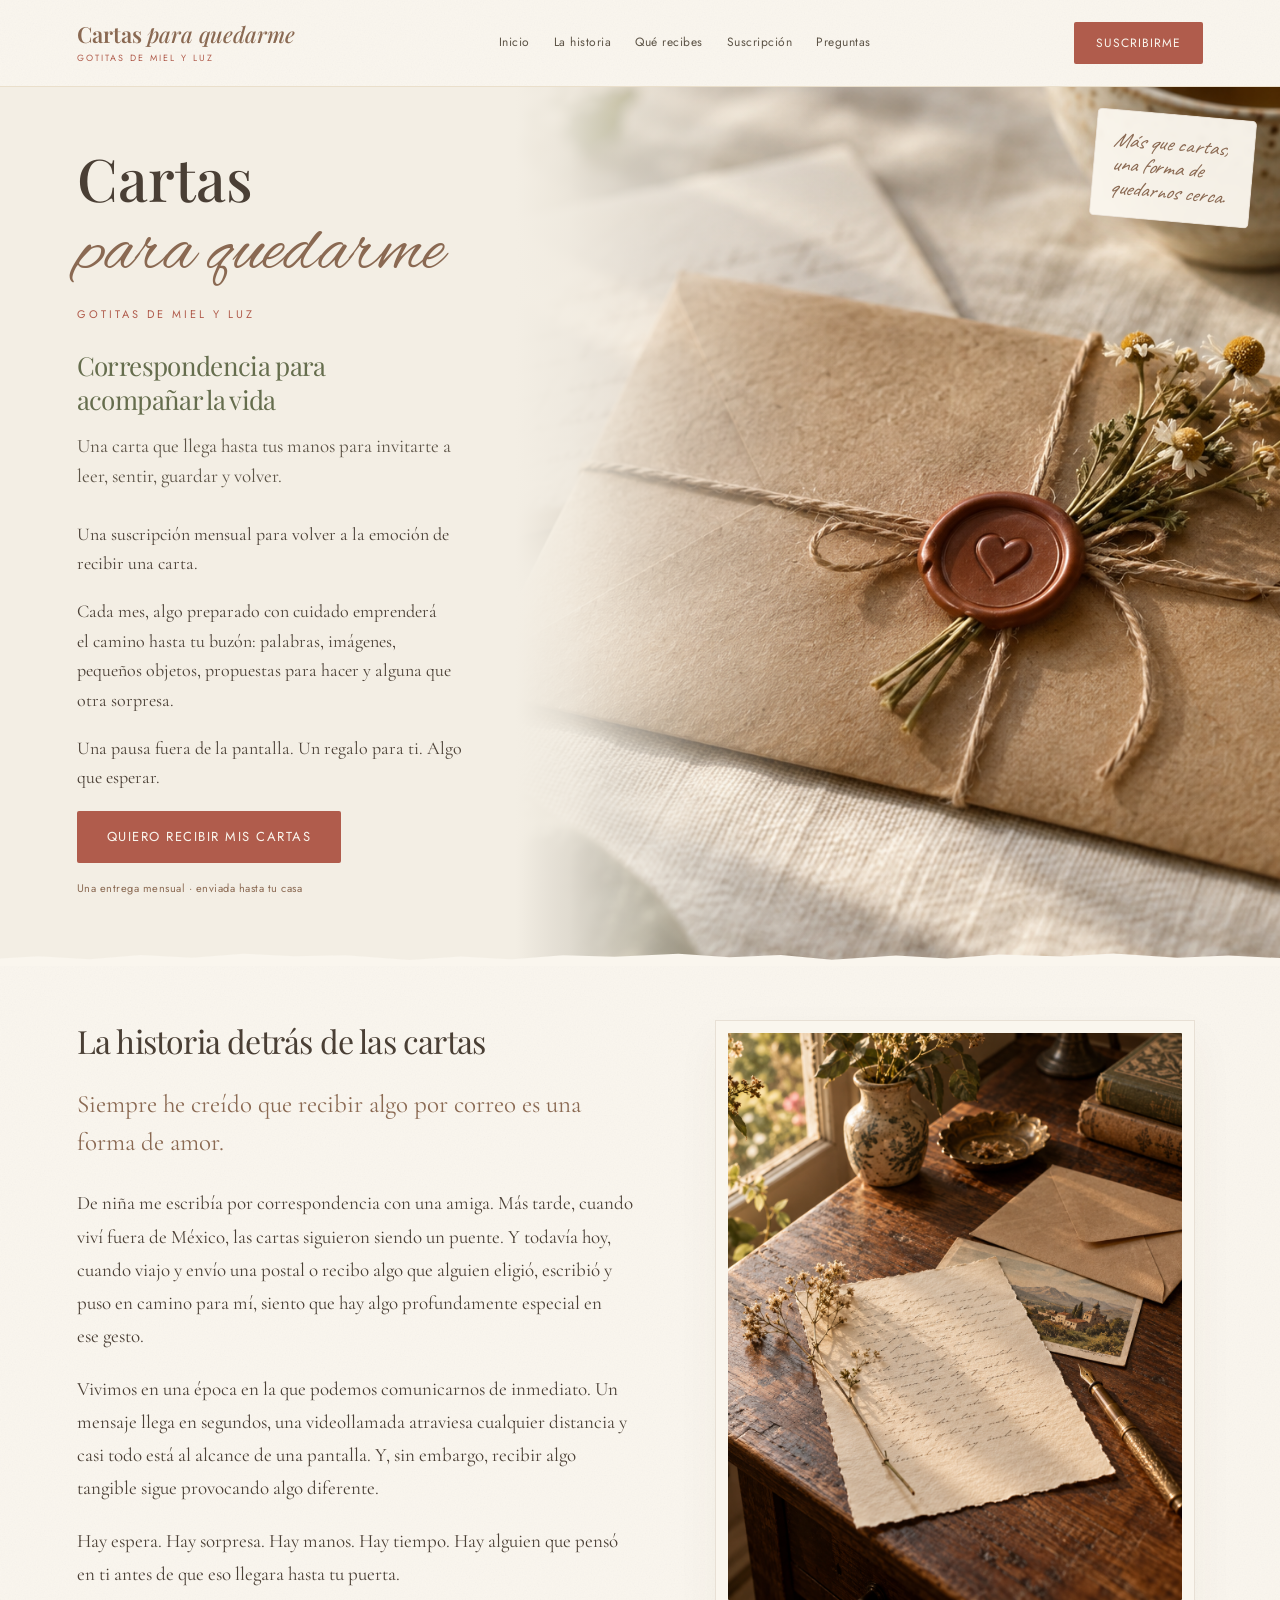
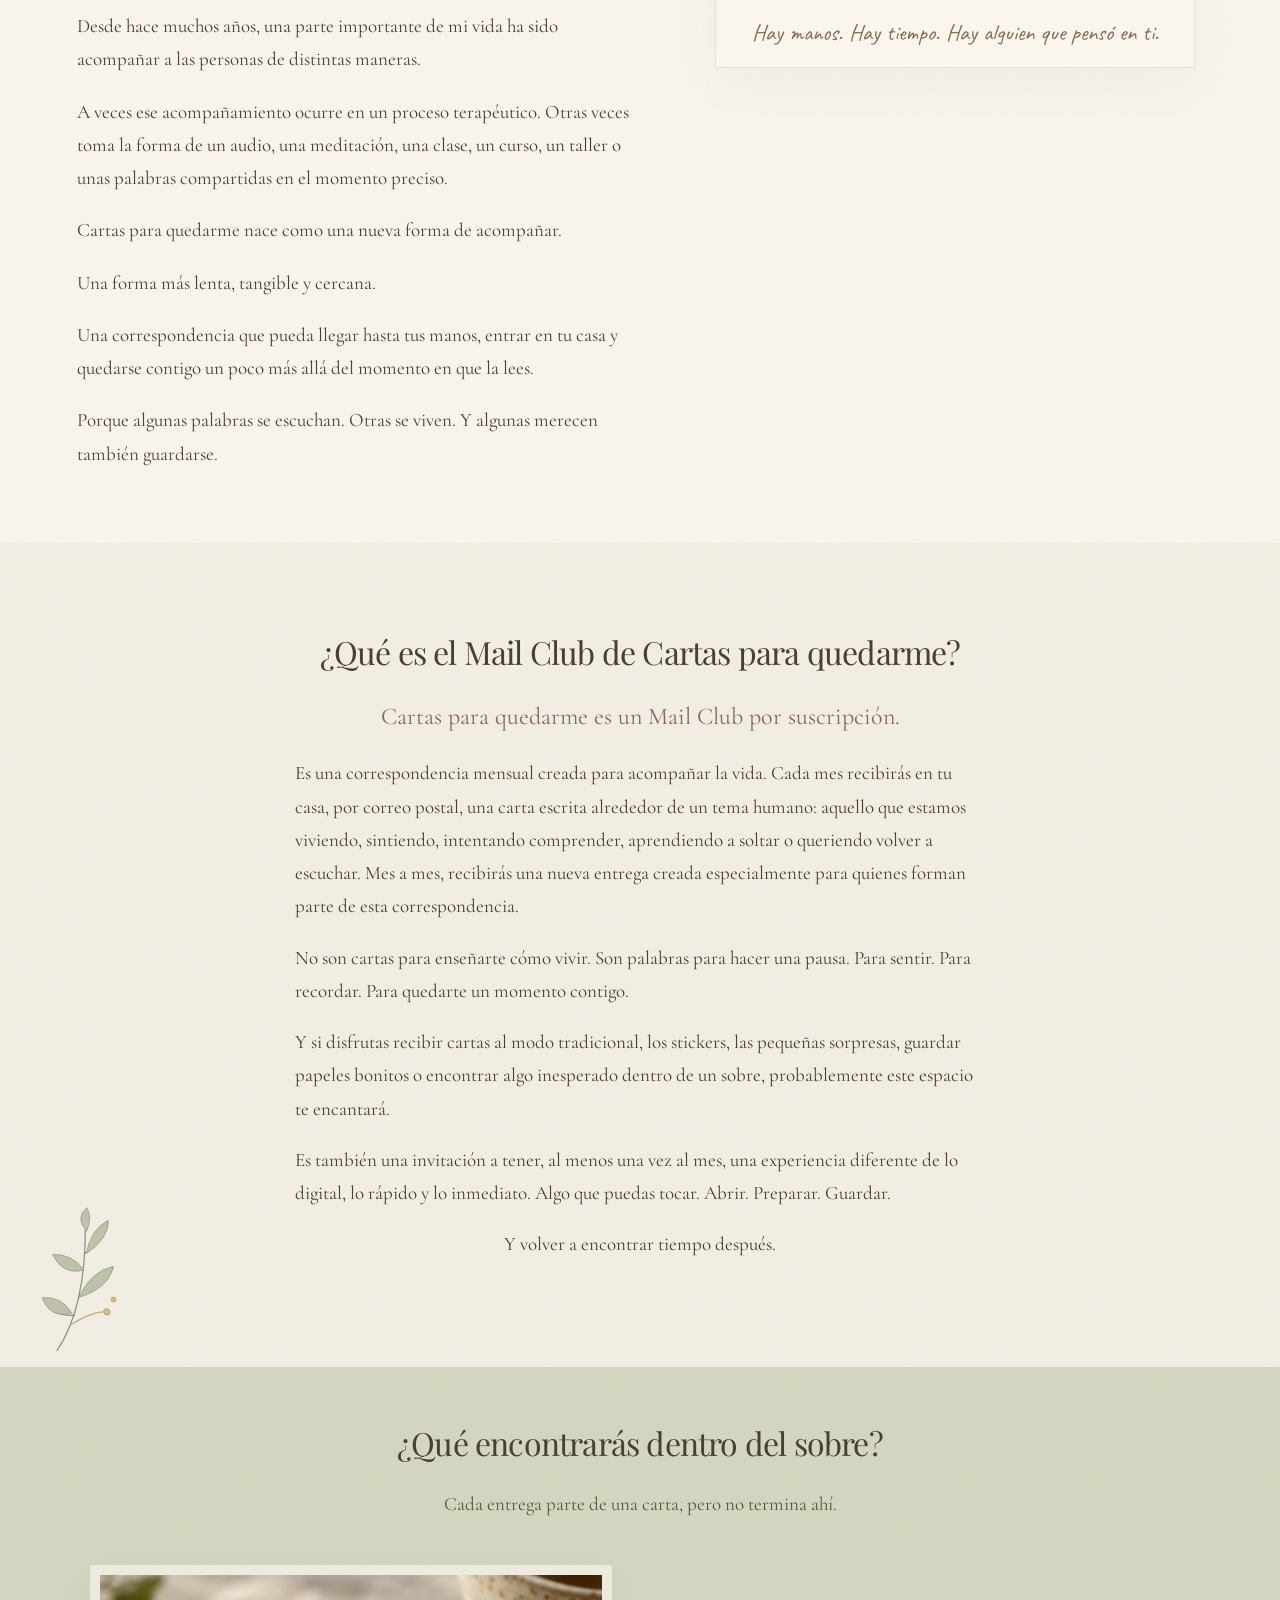
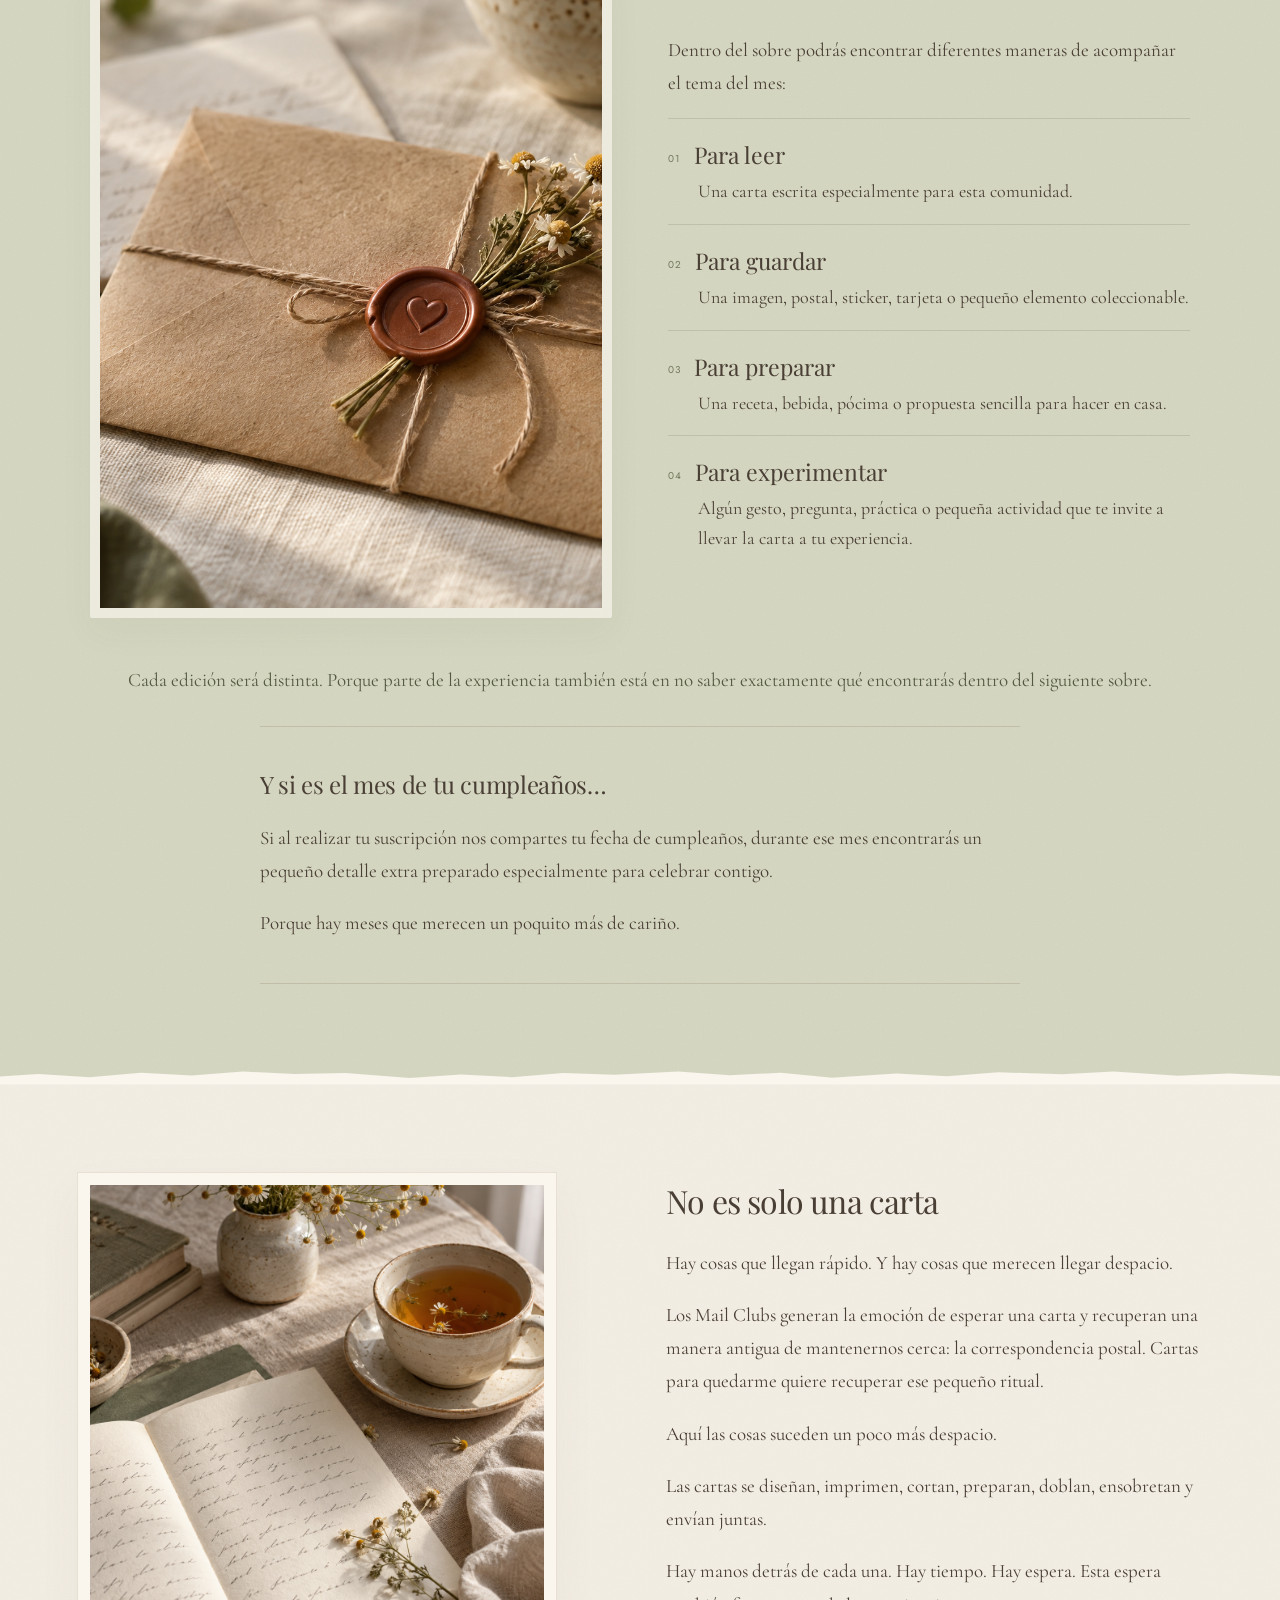
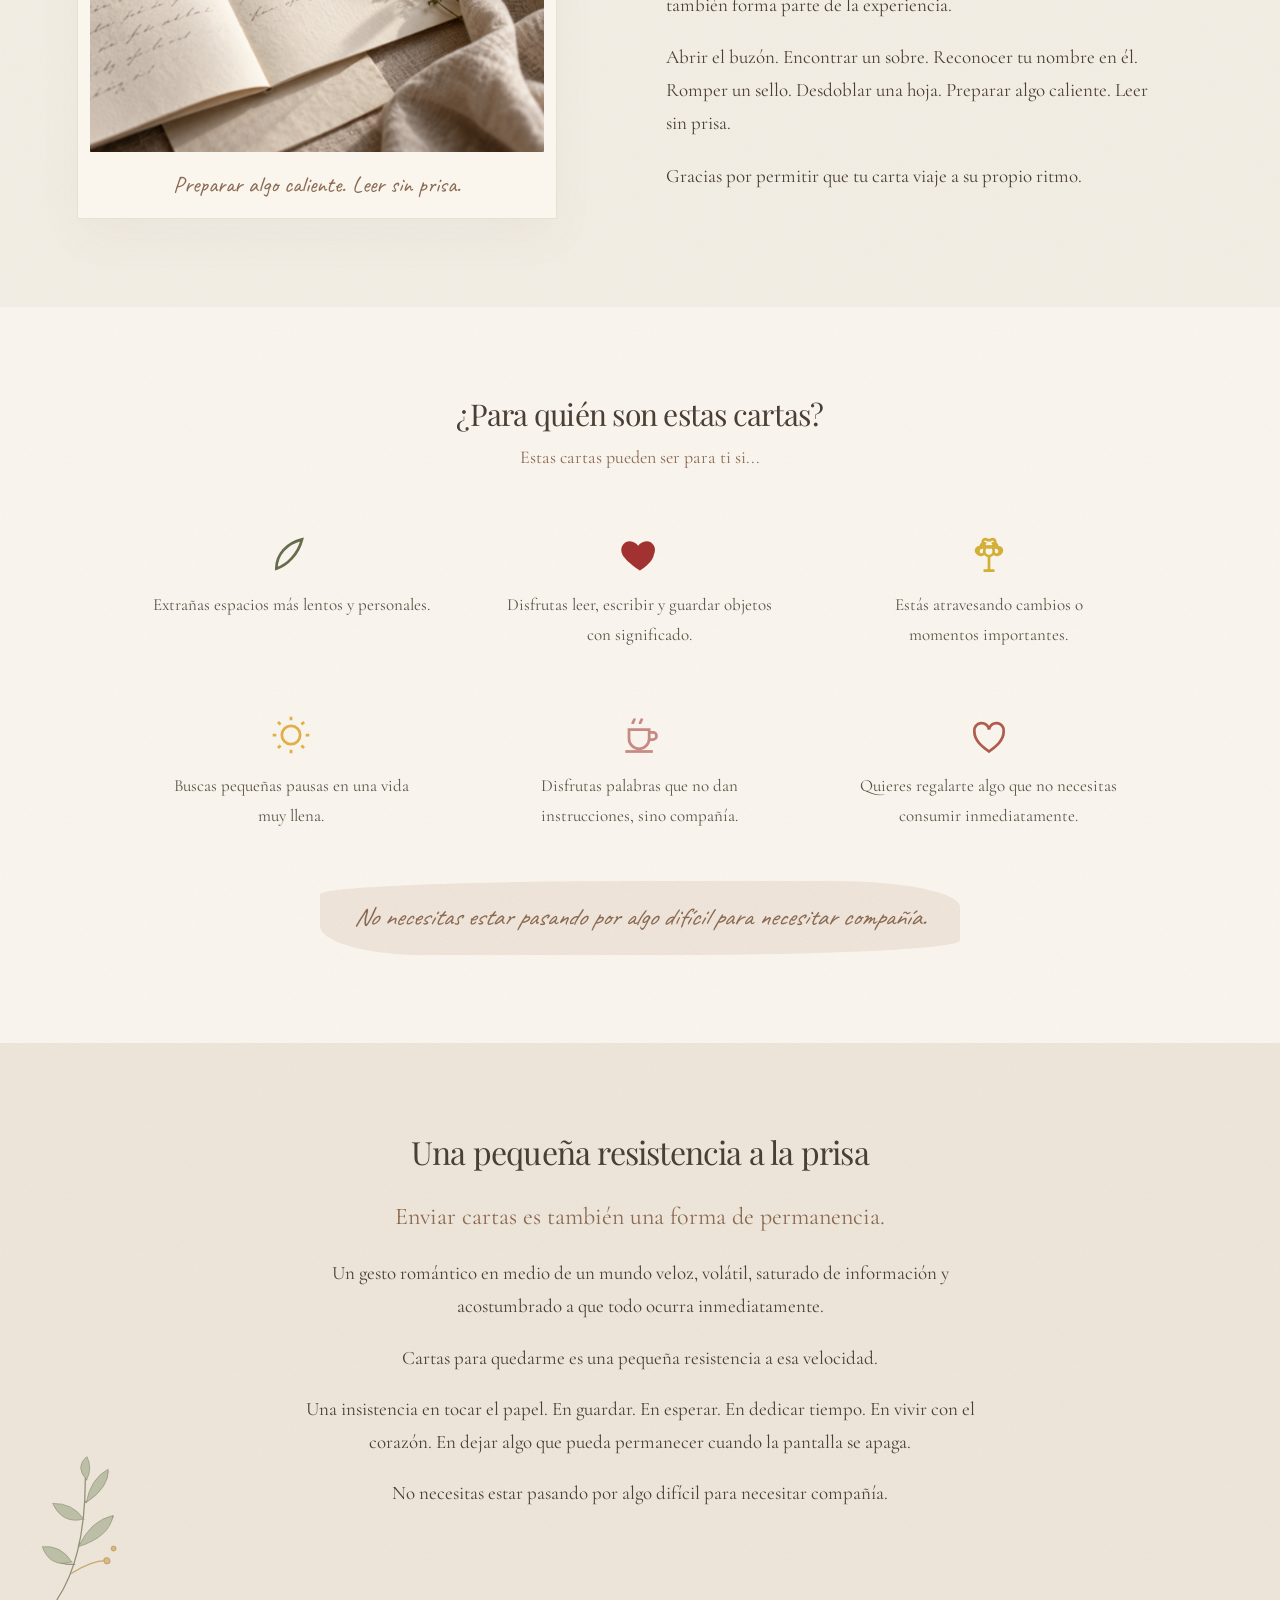
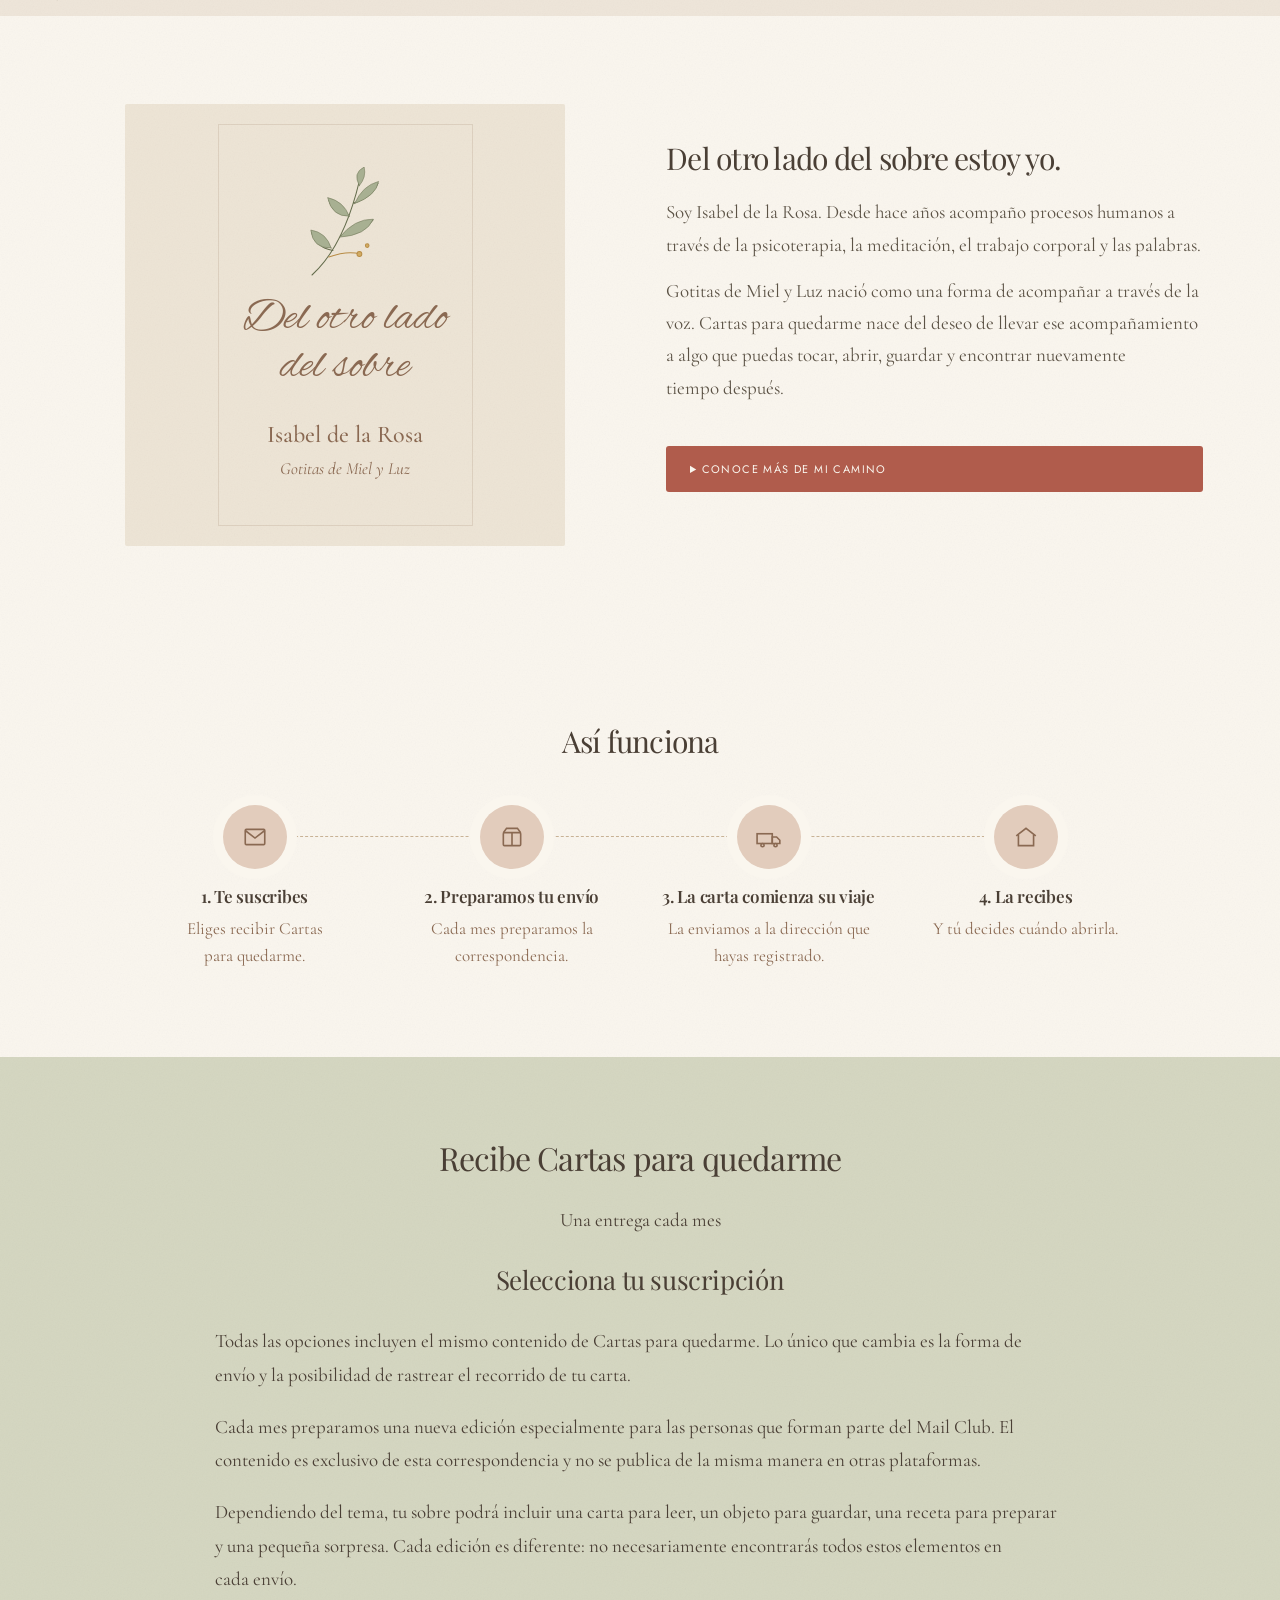
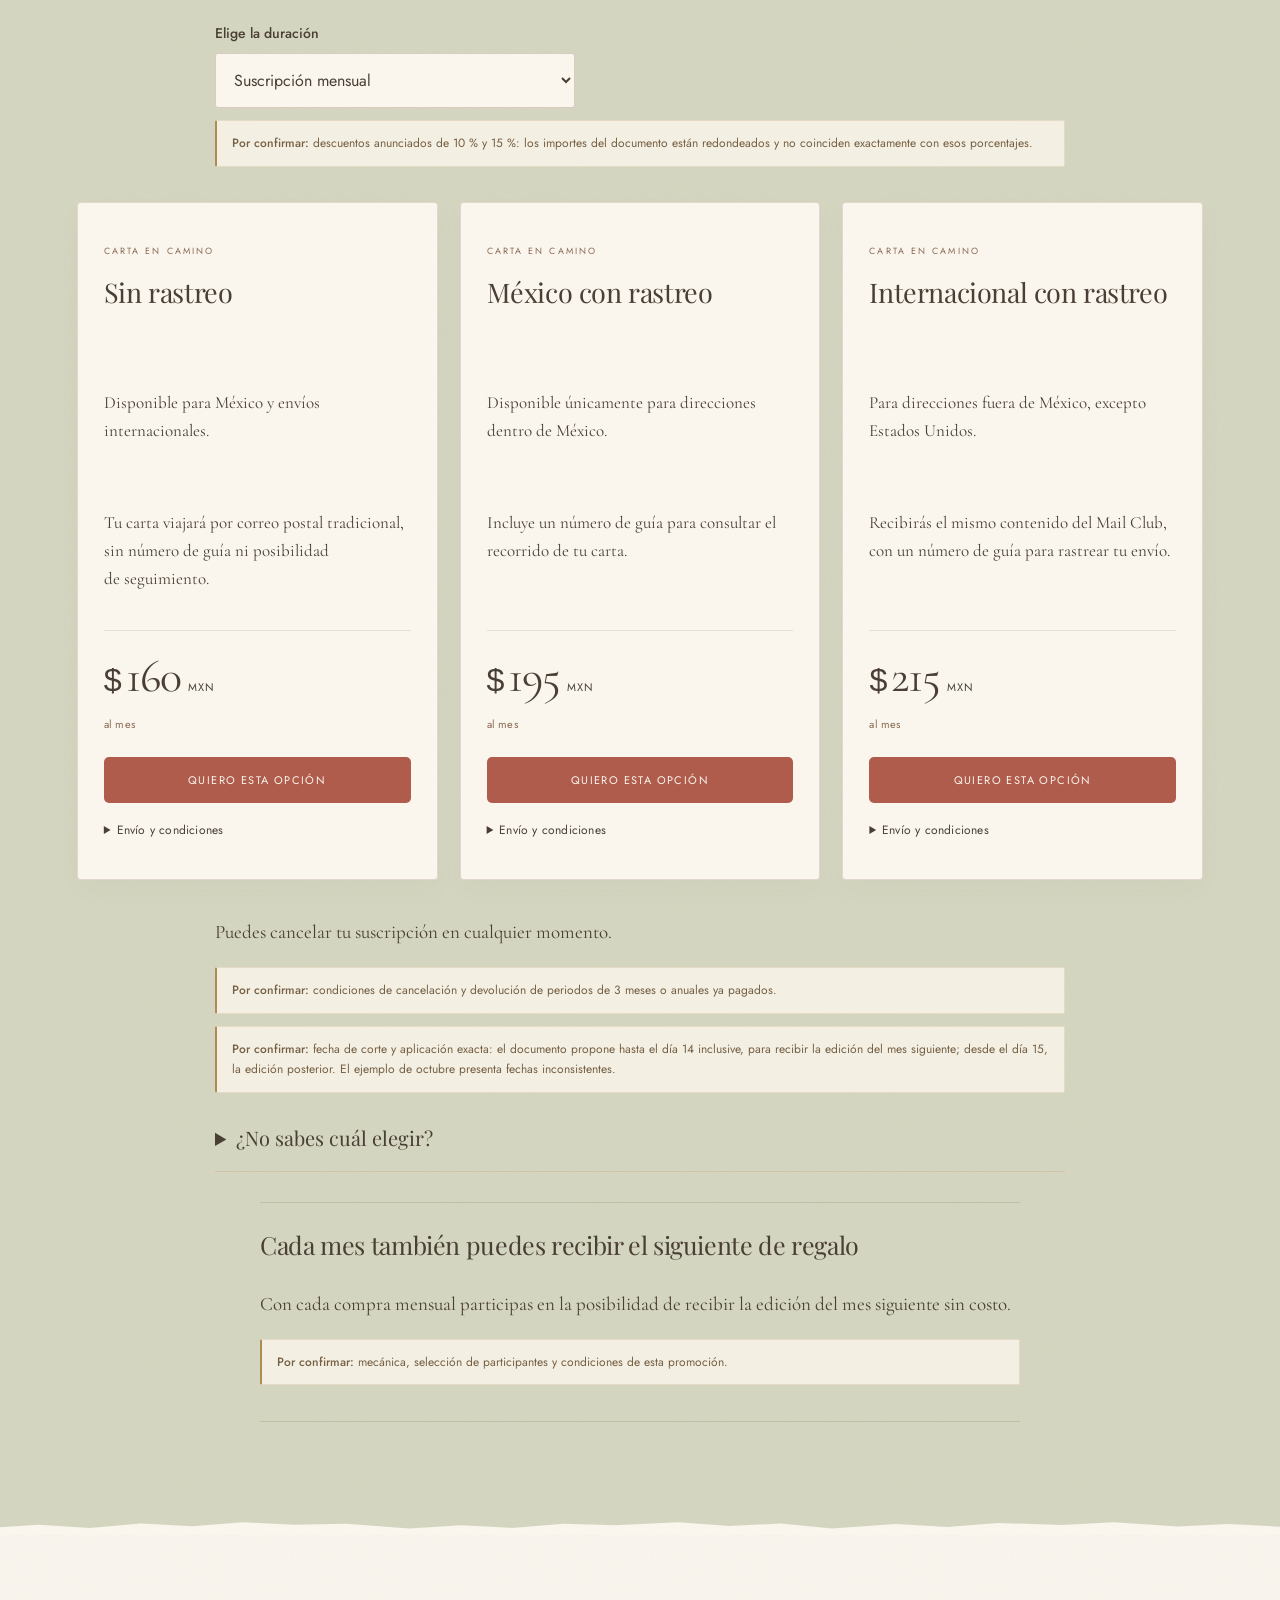
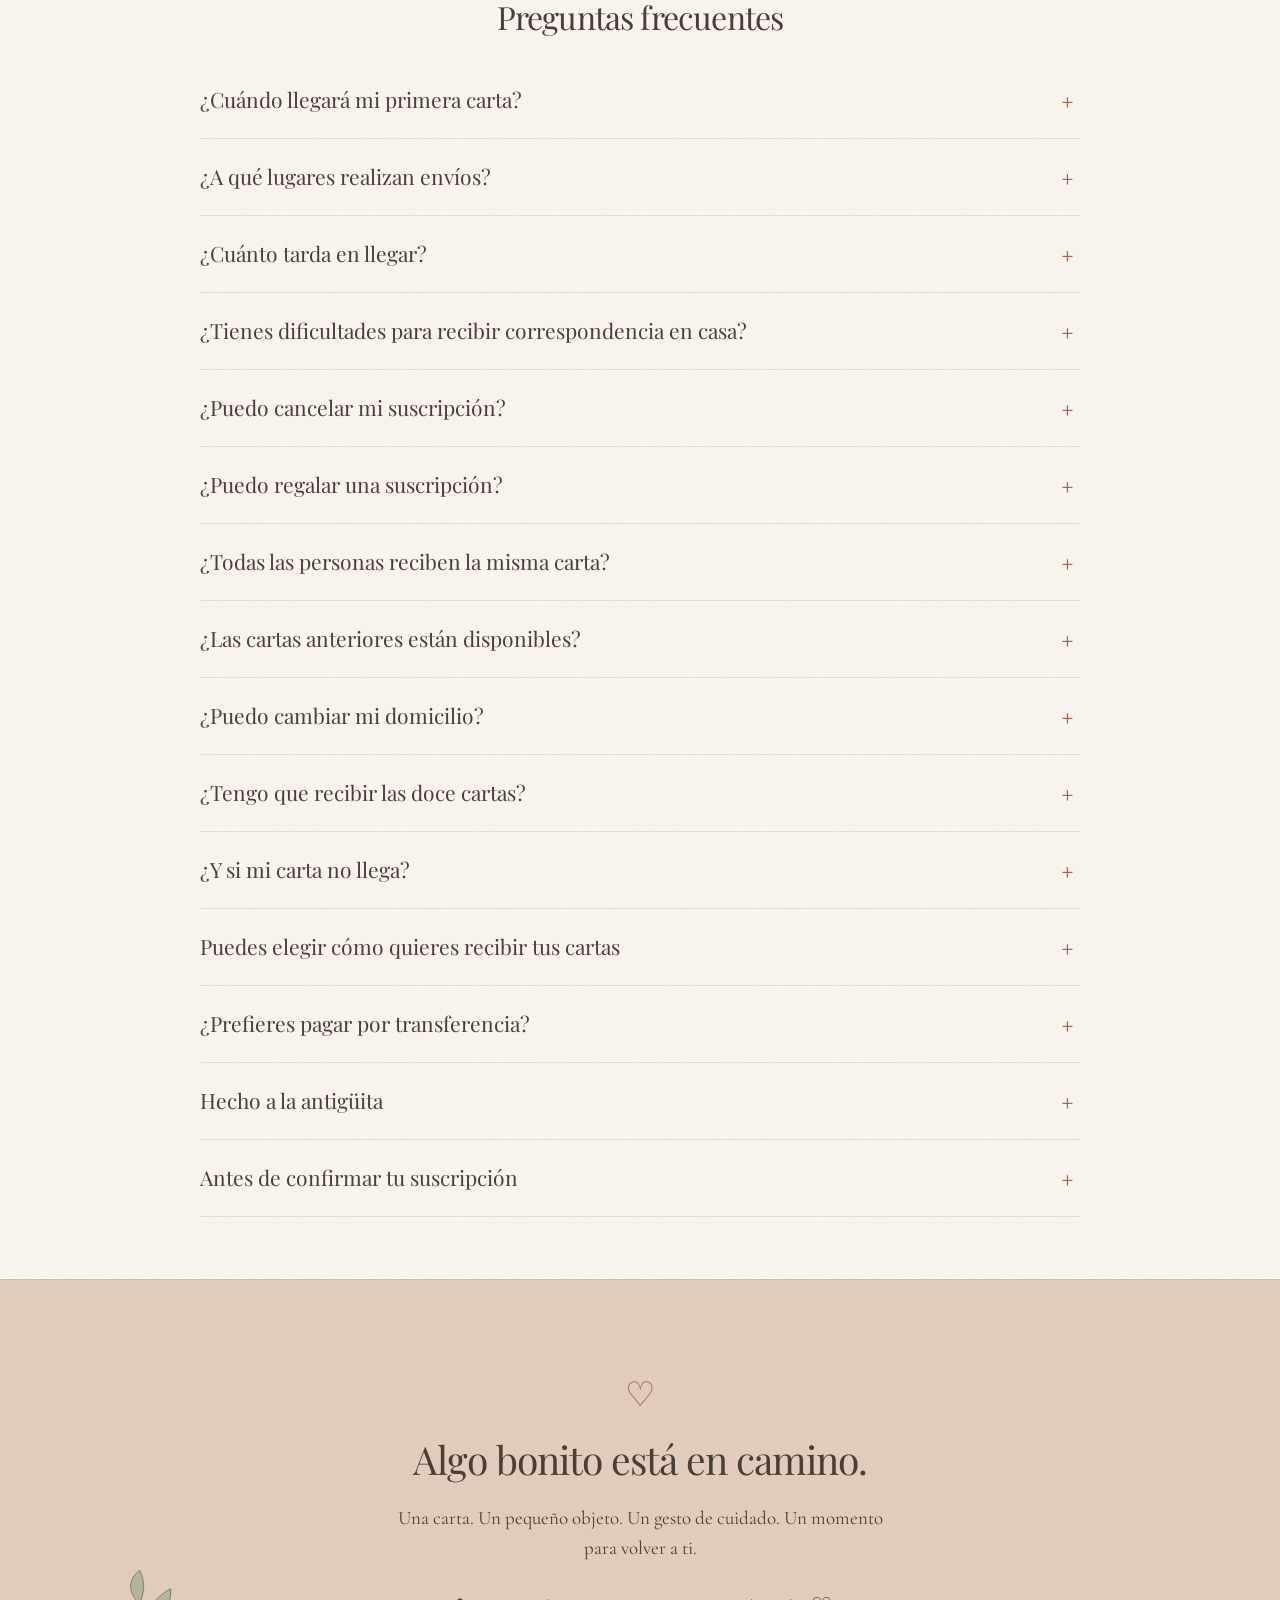
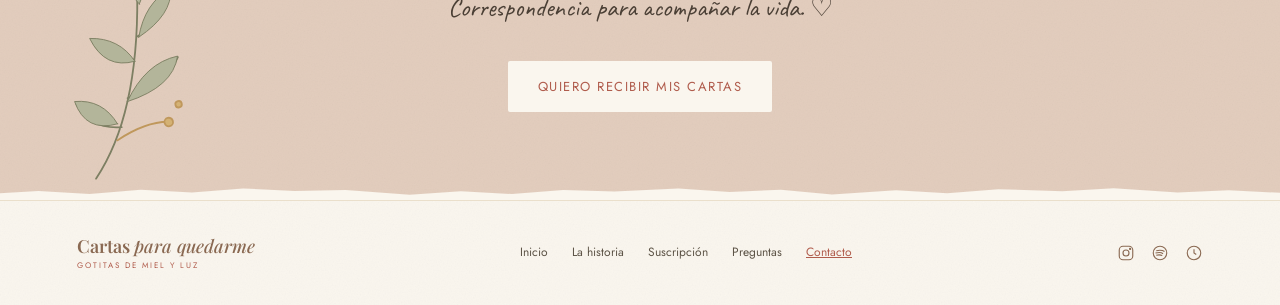
<file: index.html>
<!DOCTYPE html>
<html lang="es">
<head>
<meta charset="utf-8">
<title>Cartas para quedarme · Gotitas de miel y luz</title>
<meta name="viewport" content="width=device-width, initial-scale=1">

<link rel="stylesheet" href="./assets/movimiento.css">
<script src="./assets/movimiento.js" defer></script>

<link rel="preconnect" href="https://fonts.googleapis.com">
<link href="https://fonts.googleapis.com/css2?family=Playfair+Display:ital,wght@0,400;0,500;0,600;0,700;1,500&family=Cormorant+Garamond:wght@400;500;600&family=Jost:wght@400;500;600&family=Alex+Brush&family=Caveat:wght@500;600&display=swap" rel="stylesheet">
<style>
  html { scroll-behavior: smooth; }
  body { margin: 0; background: #FAF6EE; }
  * { box-sizing: border-box; }
  a { color: #B05C4C; }
  a:hover { color: #A23232; }

/* Ajustes visuales: se conservan el contenido y la integración original. */
:root { --paper: #FAF6EE; --ink: #4A3F35; --accent: #B05C4C; }
body { -webkit-font-smoothing: antialiased; text-rendering: optimizeLegibility; }
x-dc { display: block; }
.cartas-page { line-height: 1.6; }
.cartas-page > header,
.cartas-page > section,
.cartas-page > footer { padding-inline: max(6vw, calc((100vw - 1160px) / 2)) !important; }
.cartas-page > section { scroll-margin-top: 24px; }
.cartas-page h1, .cartas-page h2, .cartas-page h3 { text-wrap: balance; }
.cartas-page h2 { line-height: 1.3; }
.cartas-page p { text-wrap: pretty; }
.cartas-page > header { padding-block: 22px !important; gap: 24px !important; }
.cartas-page nav { column-gap: 24px !important; row-gap: 6px !important; }
.cartas-page nav a { position: relative; padding-block: 10px; transition: color .2s; }
.cartas-page nav a:hover { color: var(--accent) !important; }
.cartas-page nav a::after { content: ''; position: absolute; bottom: 4px; left: 0; right: 0; height: 1px; background: currentColor; transform: scaleX(0); transform-origin: left; transition: transform .2s; }
.cartas-page nav a:hover::after { transform: scaleX(1); }
.cartas-page button { min-height: 44px; line-height: 1.5; border-radius: 5px !important; transition: transform .2s, box-shadow .2s, filter .2s; }
.cartas-page button:hover { transform: translateY(-2px); filter: brightness(.96); box-shadow: 0 5px 14px rgba(74,63,53,.12); }
.cartas-page button:active { transform: translateY(0); }
.cartas-page :is(a, button, input):focus-visible { outline: 2px solid #656D4D; outline-offset: 5px; }
.cartas-page input { min-height: 48px; border-radius: 5px !important; }
#inicio { grid-template-columns: 1.05fr 1fr !important; gap: clamp(36px, 6vw, 88px) !important; padding-top: 72px !important; padding-bottom: 94px !important; }
#inicio h1 { line-height: 1.12 !important; }
#inicio h1 span { display: inline-block; white-space: nowrap; }
#inicio > div:nth-child(2) { width: 100%; max-width: 460px; justify-self: end; }
#inicio > div:nth-child(2) > div:first-child { aspect-ratio: 4 / 4.6 !important; padding-bottom: 48px !important; }
#inicio > div:nth-child(2) > div:not(:first-child) { border-radius: 5px !important; box-shadow: 0 8px 24px rgba(74,63,53,.08) !important; }
.cartas-page div[style*="aspect-ratio"] { border-radius: 8px !important; box-shadow: inset 0 0 0 1px rgba(74,63,53,.06), 0 12px 28px rgba(74,63,53,.07); }
.cartas-page div[style*="aspect-ratio"] > p { max-width: 260px; line-height: 1.6; }
.story-section { grid-template-columns: 1fr 1fr !important; gap: clamp(36px, 7vw, 96px) !important; padding-block: 76px !important; }
.story-section > div[style*="aspect-ratio"] { width: 100%; max-width: 440px; justify-self: center; }
#historia > div:last-child { max-width: 420px; }
#que-recibes { padding-top: 24px !important; padding-bottom: 88px !important; }
#que-recibes > div { gap: 32px !important; }
#que-recibes h3 { margin-block: 21px 7px !important; }
#que-recibes > div > div > p { font-size: 18px !important; line-height: 1.5; }
.audience-section { border-top: 1px solid #E7DDCE; }
.audience-section > div { grid-template-columns: repeat(3, 1fr) !important; gap: 36px 46px !important; }
.audience-section > div > div { padding: 8px 10px; }
.steps-section > div > div > p { font-size: 17px !important; line-height: 1.6; }
#suscripcion { padding-block: 80px !important; }
#suscripcion > div { gap: 40px !important; }
#suscripcion > div > div:last-child { border: 1px solid #EADFCB; border-radius: 8px !important; padding: 36px !important; box-shadow: 0 14px 36px rgba(58,63,48,.10) !important; }
#suscripcion li { padding-bottom: 8px; border-bottom: 1px solid #EADFCB; }
#preguntas { padding-block: 84px !important; }
#preguntas sc-for > div { padding-block: 24px !important; }
#preguntas sc-for > div:hover > div > p { color: #8A6952 !important; }
#preguntas sc-for > div > div > span { width: 30px; height: 30px; line-height: 28px; text-align: center; border: 1px solid #EADFCB; border-radius: 50%; }
#preguntas sc-if p { font-size: 18px !important; }
.cartas-page > footer { padding-block: 32px !important; }
.cartas-page > sc-if > div { backdrop-filter: blur(5px); overflow-y: auto; }
.cartas-page > sc-if > div > div { border: 1px solid #EADFCB; border-radius: 10px !important; max-height: calc(100dvh - 40px); overflow-y: auto; }
@media (max-width: 1050px) {
  .cartas-page > header { gap: 16px !important; }
  .cartas-page > header > nav { order: 3; width: 100%; justify-content: center; border-top: 1px solid #EADFCB; padding-top: 8px; }
}
@media (max-width: 700px) {
  .cartas-page > header, .cartas-page > section, .cartas-page > footer { padding-inline: 24px !important; }
  .cartas-page > section { padding-block: 56px !important; }
  #inicio, .story-section { grid-template-columns: minmax(0, 1fr) !important; gap: 38px !important; }
  #inicio { padding-top: 40px !important; padding-bottom: 72px !important; }
  #inicio h1 { font-size: clamp(34px, 7.8vw, 48px) !important; }
  #inicio > div:nth-child(2) { justify-self: center; max-width: 420px; margin-top: 10px; }
  #inicio > div:nth-child(2) > div:first-child { aspect-ratio: 1 / 1 !important; }
  #inicio > div:nth-child(2) > div:nth-child(2) { right: -8px !important; }
  .cartas-page h2 { font-size: 28px !important; }
  .cartas-page > header > div > span:first-child { font-size: 19px !important; }
  .cartas-page > header > button { padding: 10px 13px !important; font-size: 10px !important; }
  .cartas-page > header > nav { justify-content: flex-start; gap: 4px 20px !important; font-size: 12px !important; }
  #que-recibes > div { grid-template-columns: minmax(0, 1fr) !important; max-width: 380px !important; gap: 34px !important; }
  #que-recibes div[style*="aspect-ratio"] { aspect-ratio: 4 / 3 !important; }
  .audience-section > div { grid-template-columns: repeat(2, minmax(0, 1fr)) !important; gap: 28px 12px !important; }
  .steps-section > div { grid-template-columns: repeat(2, minmax(0, 1fr)) !important; gap: 32px 20px !important; }
  #suscripcion > div { grid-template-columns: minmax(0, 1fr) !important; max-width: 420px !important; }
  #suscripcion > div > div:last-child { padding: 26px !important; }
  .cartas-page > footer { gap: 24px !important; }
}
@media (prefers-reduced-motion: reduce) {
  html { scroll-behavior: auto; }
  .cartas-page *, .cartas-page *::after { transition: none !important; }
  .cartas-page button:hover { transform: none; }
}


/* Dirección visual basada en las láminas de inspiración proporcionadas. */
body { background: #E7E0D3; }
.cartas-page { max-width: 1440px; margin-inline: auto; box-shadow: 0 0 65px #59473712; }
.cartas-page > section, .cartas-page > header, .cartas-page > footer { background-image: url('./assets/papel.svg') !important; }
.cartas-page > section { position: relative; }
.cartas-page > header { padding-block: 18px !important; }
.cartas-page h2 { font-weight: 400 !important; }
#inicio { gap: 0 !important; padding-top: 0 !important; padding-bottom: 0 !important; min-height: 610px; isolation: isolate; background: #F3EEE4 !important; }
#inicio > div:first-child { position: relative; z-index: 2; padding-block: 62px 75px; padding-right: 15px; }
#inicio h1 { font-weight: 500 !important; }
#inicio h1 span { font-size: 1.26em !important; }
#inicio h2 { max-width: 330px; font-size: 25px !important; }
#inicio > div:first-child > p:not(:first-of-type) { max-width: 330px; }
#inicio > div:nth-child(2) { position: absolute !important; inset: 0 0 0 35%; max-width: none; width: auto; z-index: 0; }
#inicio .hero-photo { height: 100%; width: 100%; border-radius: 0 !important; aspect-ratio: auto !important; background: url('./assets/sobre-editorial.png') center / cover !important; box-shadow: none !important; }
#inicio .hero-photo::after { content: ''; position: absolute; inset: 0; background: linear-gradient(90deg, #F3EEE4 0%, #F3EEE4E6 7%, #F3EEE470 24%, transparent 43%); }
#inicio .hero-photo > div { display: none !important; }
#inicio > div:nth-child(2) > div:nth-child(2) { top: 27px !important; right: 27px !important; background: #FAF6EEE8 !important; border: 0 !important; transform: rotate(5deg); padding: 17px !important; max-width: 160px !important; }
#inicio > div:nth-child(2) > div:nth-child(2) p { font-family: 'Caveat', cursive !important; font-size: 21px !important; line-height: 1.15 !important; }
#inicio > div:nth-child(2) > div:nth-child(3) { display: none; }
#inicio > svg { display: none !important; }
#inicio::after, #que-recibes::after, #suscripcion::after, .closing-section::after { content: ''; position: absolute; bottom: -1px; left: 0; width: 100%; height: 18px; background: #FAF6EE; clip-path: polygon(0 55%,3% 42%,7% 59%,11% 35%,15% 50%,19% 28%,23% 42%,27% 36%,32% 63%,36% 44%,40% 59%,44% 36%,48% 45%,53% 28%,57% 48%,61% 35%,65% 62%,70% 38%,74% 54%,78% 32%,83% 43%,87% 27%,92% 51%,96% 38%,100% 52%,100% 100%,0 100%); z-index: 3; }
#historia { background-color: #FAF6EE !important; padding-block: 54px !important; }
.story-section { gap: 52px !important; }
.story-section > div[style*="aspect-ratio"] { aspect-ratio: 5 / 4 !important; background: #EDE4D5 url('./assets/papel.svg') !important; box-shadow: none !important; border-radius: 2px !important; padding: 8px !important; }
.editorial-art { display: block; width: 100%; height: 100%; object-fit: contain; }
#historia > div:last-child { background-color: transparent !important; }
.about-section { padding-block: 65px !important; background-color: #F3EEE4 !important; }
.about-section::before { content: ''; position: absolute; left: 2%; bottom: 14px; width: 110px; height: 145px; background: url('./assets/rama.svg') center / contain no-repeat; opacity: .7; transform: rotate(-14deg); pointer-events: none; }
#que-recibes { background-color: #D4D6C0 !important; padding-top: 55px !important; padding-bottom: 70px !important; }
#que-recibes > div { max-width: 1040px !important; }
#que-recibes div[style*="aspect-ratio"] { background: #EBE2D2 url('./assets/papel.svg') !important; aspect-ratio: 4 / 3 !important; border-radius: 2px !important; box-shadow: 0 4px 12px #4A3F3510 !important; padding: 0 !important; }
#que-recibes > p, #que-recibes > div > div > p { color: #53593F !important; }
#que-recibes h3 { font-size: 24px !important; font-weight: 400 !important; margin-top: 17px !important; }
.audience-section { border-top: none; background-color: #FAF6EE !important; }
.audience-section > p:last-child { background: #E2CCBC66 url('./assets/papel.svg'); max-width: 640px; padding: 15px 24px; margin-inline: auto !important; border-radius: 50% 20% 45% 16% / 18% 35% 20% 40%; font-family: 'Caveat', cursive !important; font-size: 25px !important; }
.author-note { display: flex; flex-direction: column; align-items: center; padding: 28px 16px; color: #8A6952; }
.author-note img { width: 90px; height: 114px; margin-bottom: 14px; }
.author-note span { font-family: 'Alex Brush', cursive; font-size: 46px; line-height: 1.05; }
.author-note strong { font-weight: 500; font-size: 24px; margin-top: 24px; }
.author-note i { font-size: 17px; }
.steps-section { background-color: #FAF6EE !important; }
.steps-section > div { position: relative; }
.steps-section > div > div { position: relative; z-index: 1; }
.steps-section > div::before { content: ''; position: absolute; top: 31px; left: 12%; right: 12%; border-top: 1px dashed #C8B295; }
.steps-section > div > div > div { box-shadow: 0 0 0 10px #FAF6EE; }
#suscripcion { background-color: #D4D6C0 !important; }
.subscription-photo { background: url('./assets/sobre-editorial.png') 60% 55% / cover !important; border-radius: 3px !important; min-height: 320px; }
#suscripcion > div > div:last-child { box-shadow: none !important; background: #FAF6EE url('./assets/papel.svg') !important; }
#preguntas { padding-block: 62px !important; }
.faq-row { padding-block: 20px !important; }
.faq-row > div > span { width: 26px; text-align: center; }
.closing-section { background: #E2CCBC url('./assets/papel.svg') !important; padding-block: 70px !important; }
.closing-section > :is(h2,p) { color: #4A3F35 !important; }
.closing-section h2 { font-size: 39px !important; }
.closing-section > button { background: #B05C4C !important; color: #FAF6EE !important; }
.closing-section::before { content: ''; position: absolute; left: 4%; bottom: 16px; width: 160px; height: 215px; background: url('./assets/rama.svg') center / contain no-repeat; transform: rotate(-14deg); opacity: .8; }
.closing-heart { display: block; font-size: 34px; color: #B05C4C; margin-bottom: 10px; }
.cartas-page > footer { background-color: #FAF6EE !important; }
@media (min-width: 1100px) {
  #inicio { min-height: 650px; }
  #inicio > div:first-child { padding-block: 80px 90px; }
}
@media (max-width: 700px) {
  #inicio { display: flex !important; flex-direction: column; min-height: 0; padding: 0 !important; }
  #inicio > div:first-child { width: 100%; padding: 36px 24px 28px; }
  #inicio > div:nth-child(2) { position: relative !important; inset: auto !important; width: 100%; height: 330px; margin: 0; max-width: none; }
  #inicio .hero-photo::after { background: linear-gradient(180deg, #F3EEE4, transparent 30%); }
  #inicio > div:nth-child(2) > div:nth-child(2) { top: 42px !important; right: 20px !important; max-width: 140px !important; }
  #inicio h2 { font-size: 24px !important; }
  .story-section { gap: 24px !important; }
  .about-section::before, .closing-section::before { width: 65px; height: 90px; opacity: .27; left: 0; }
  #que-recibes > div { max-width: 380px !important; }
  .steps-section > div::before { display: none; }
  .author-note { padding: 20px 10px; }
  .subscription-photo { min-height: 260px; }
}

</style>

<link rel="stylesheet" href="./assets/landing.css">
<link rel="stylesheet" href="./assets/refinamiento.css">
<script src="./assets/landing.js" defer></script>
</head>
<body>
<div id="dc-root">


<div class="cartas-page" style="font-family: 'Cormorant Garamond', serif; color: #4A3F35; background: #FAF6EE; overflow-x: hidden;">

  <!-- NAV -->
  <header style="display:flex; align-items:center; justify-content:space-between; gap:16px; flex-wrap:wrap; padding:16px 5vw; background:#FAF6EE; border-bottom:1px solid #EADFCB;">
    <div style="display:flex; flex-direction:column; line-height:1.05;">
      <span style="font-family:'Playfair Display', serif; font-size:22px; font-weight:600; color:#8A6952;">Cartas <span style="font-style:italic; font-weight:500;">para quedarme</span></span>
      <span style="font-family:'Jost', sans-serif; font-size:9px; letter-spacing:2px; color:#B05C4C; text-transform:uppercase; margin-top:2px;">Gotitas de miel y luz</span>
    </div>
    <nav style="display:flex; gap:28px; flex-wrap:wrap; font-family:'Jost', sans-serif; font-size:13px; letter-spacing:0.5px; color:#5C5346;">
      <a href="#inicio" style="color:#5C5346; text-decoration:none;">Inicio</a><a href="#historia" style="color:#5C5346; text-decoration:none;">La historia</a><a href="#que-recibes" style="color:#5C5346; text-decoration:none;">Qué recibes</a><a href="#suscripcion" style="color:#5C5346; text-decoration:none;">Suscripción</a><a href="#preguntas" style="color:#5C5346; text-decoration:none;">Preguntas</a>
    </nav>
    <a class="button" href="#suscripcion" style="font-family:'Jost', sans-serif; font-size:12px; letter-spacing:1px; text-transform:uppercase; background:#B05C4C; color:#FAF6EE; border:none; padding:12px 22px; border-radius:2px; cursor:pointer;">Suscribirme</a>
  </header>

  <!-- HERO -->
  <section id="inicio" style="position:relative; display:grid; grid-template-columns: repeat(auto-fit, minmax(280px,1fr)); gap:40px; padding:48px 5vw 76px; align-items:center;">
    <div>
      <h1 style="font-family:'Playfair Display', serif; font-size:clamp(38px,5vw,58px); font-weight:600; margin:0; line-height:1.05; color:#4A3F35;">Cartas<br><span style="font-family:'Alex Brush', cursive; font-weight:400; font-size:1.5em; color:#8A6952;">para quedarme</span></h1>
      <p style="font-family:'Jost', sans-serif; font-size:11px; letter-spacing:3px; text-transform:uppercase; color:#B05C4C; margin:10px 0 26px;">Gotitas de Miel y Luz</p>
      <h2 style="font-family:'Playfair Display', serif; font-weight:500; font-size:22px; margin:0 0 14px; color:#656D4D;">Correspondencia para acompañar la vida</h2>
      <p style="font-size:19px; line-height:1.6; color:#5C5346; max-width:440px; margin:0 0 28px;">Una carta que llega hasta tus manos para invitarte a leer, sentir, guardar y volver.</p><p>Una suscripción mensual para volver a la emoción de recibir una carta.</p><p>Cada mes, algo preparado con cuidado emprenderá el camino hasta tu buzón: palabras, imágenes, pequeños objetos, propuestas para hacer y alguna que otra sorpresa.</p><p>Una pausa fuera de la pantalla. Un regalo para ti. Algo que esperar.</p>
      <a class="button" href="#suscripcion" style="font-family:'Jost', sans-serif; font-size:13px; letter-spacing:1.5px; text-transform:uppercase; background:#B05C4C; color:#FAF6EE; border:none; padding:16px 30px; border-radius:2px; cursor:pointer;">Quiero recibir mis cartas</a>
      <p style="font-family:'Jost', sans-serif; font-size:12px; letter-spacing:0.5px; color:#8A6952; margin-top:16px;">Una entrega mensual · enviada hasta tu casa</p>
    </div>
    <div style="position:relative;">
      <div class="hero-photo" role="img" aria-label="Imagen ilustrativa de un sobre kraft con sello de cera y flores secas" style="aspect-ratio:4/5; border-radius:4px; background:linear-gradient(155deg,#D0B495 0%,#B05C4C 55%,#8A6952 100%); display:flex; align-items:flex-end; padding:22px; position:relative; overflow:hidden;">
        <div style="position:absolute; top:18px; left:18px; width:46px; height:46px; border-radius:50%; background:#A23232; display:flex; align-items:center; justify-content:center; box-shadow:0 4px 10px rgba(0,0,0,0.25);">
          <svg width="18" height="18" viewBox="0 0 24 24" fill="none"><path d="M12 21s-7-4.35-9.5-8.5C.5 8.5 3 5 6.5 5c2 0 3.5 1.2 4.5 2.5 1-1.3 2.5-2.5 4.5-2.5 3.5 0 6 3.5 4 7.5C19 16.65 12 21 12 21z" fill="#F3EEE4"/></svg>
        </div>
        <p style="font-family:'Playfair Display', serif; font-style:italic; color:#FAF6EE; font-size:16px; margin:0;"></p>
      </div>
      <div style="position:absolute; top:-18px; right:-14px; background:#FAF6EE; border:1px solid #EADFCB; padding:12px 18px; border-radius:3px; box-shadow:0 6px 18px rgba(74,63,53,0.1); max-width:170px;">
        <p style="font-family:'Playfair Display', serif; font-style:italic; font-size:14px; margin:0; color:#8A6952; line-height:1.4;">Más que cartas, una forma de quedarnos cerca.</p>
      </div>
      <div style="position:absolute; bottom:-16px; left:-10px; background:#FAF6EE; border:1px solid #EADFCB; padding:12px 16px; border-radius:3px; box-shadow:0 6px 18px rgba(74,63,53,0.1);">
        <p style="font-family:'Playfair Display', serif; font-style:italic; font-size:14px; margin:0; color:#8A6952;">Historias que también habitan en ti.</p>
      </div>
    </div>
    <svg viewBox="0 0 1200 34" preserveAspectRatio="none" style="position:absolute; bottom:-1px; left:0; width:100%; height:34px; display:block;">
      <polygon points="0,34 0,14 35,22 70,8 105,20 140,6 175,18 210,10 245,24 280,12 315,20 350,6 385,22 420,10 455,18 490,8 525,24 560,12 595,20 630,6 665,18 700,10 735,24 770,12 805,20 840,6 875,18 910,10 945,24 980,12 1015,20 1050,6 1085,18 1120,10 1155,22 1200,14 1200,34" fill="#F3EEE4"/>
    </svg>
  </section>

  <!-- HISTORIA -->
<section id="historia" class="story-section"><div><h2>La historia detrás de las cartas</h2><p>Siempre he creído que recibir algo por correo es una forma de amor.</p><p>De niña me escribía por correspondencia con una amiga. Más tarde, cuando viví fuera de México, las cartas siguieron siendo un puente. Y todavía hoy, cuando viajo y envío una postal o recibo algo que alguien eligió, escribió y puso en camino para mí, siento que hay algo profundamente especial en ese gesto.</p><p>Vivimos en una época en la que podemos comunicarnos de inmediato. Un mensaje llega en segundos, una videollamada atraviesa cualquier distancia y casi todo está al alcance de una pantalla. Y, sin embargo, recibir algo tangible sigue provocando algo diferente.</p><p>Hay espera. Hay sorpresa. Hay manos. Hay tiempo. Hay alguien que pensó en ti antes de que eso llegara hasta tu puerta.</p><p>Desde hace muchos años, una parte importante de mi vida ha sido acompañar a las personas de distintas maneras.</p><p>A veces ese acompañamiento ocurre en un proceso terapéutico. Otras veces toma la forma de un audio, una meditación, una clase, un curso, un taller o unas palabras compartidas en el momento preciso.</p><p>Cartas para quedarme nace como una nueva forma de acompañar.</p><p>Una forma más lenta, tangible y cercana.</p><p>Una correspondencia que pueda llegar hasta tus manos, entrar en tu casa y quedarse contigo un poco más allá del momento en que la lees.</p><p>Porque algunas palabras se escuchan. Otras se viven. Y algunas merecen también guardarse.</p></div><figure class="story-art"><img class="editorial-photo" src="./assets/correspondencia.png" alt="Imagen ilustrativa de cartas, postales y una pluma sobre un escritorio" width="1024" height="1280" loading="lazy"><figcaption>Hay manos. Hay tiempo. Hay alguien que pensó en ti.</figcaption></figure></section>

  <!-- QUE SON -->
<section class="about-section"><h2>¿Qué es el Mail Club de Cartas para quedarme?</h2><p>Cartas para quedarme es un Mail Club por suscripción.</p><p>Es una correspondencia mensual creada para acompañar la vida. Cada mes recibirás en tu casa, por correo postal, una carta escrita alrededor de un tema humano: aquello que estamos viviendo, sintiendo, intentando comprender, aprendiendo a soltar o queriendo volver a escuchar. Mes a mes, recibirás una nueva entrega creada especialmente para quienes forman parte de esta correspondencia.</p><p>No son cartas para enseñarte cómo vivir. Son palabras para hacer una pausa. Para sentir. Para recordar. Para quedarte un momento contigo.</p><p>Y si disfrutas recibir cartas al modo tradicional, los stickers, las pequeñas sorpresas, guardar papeles bonitos o encontrar algo inesperado dentro de un sobre, probablemente este espacio te encantará.</p><p>Es también una invitación a tener, al menos una vez al mes, una experiencia diferente de lo digital, lo rápido y lo inmediato. Algo que puedas tocar. Abrir. Preparar. Guardar.</p><p>Y volver a encontrar tiempo después.</p></section>

  <!-- QUE ENCONTRARAS -->
<section id="que-recibes"><h2>¿Qué encontrarás dentro del sobre?</h2><p class="center">Cada entrega parte de una carta, pero no termina ahí.</p><article class="contents-layout"><img src="./assets/sobre-editorial.png" width="1536" height="1024" alt="Imagen ilustrativa de un sobre con flores y sello de cera" loading="lazy"><div><p>Dentro del sobre podrás encontrar diferentes maneras de acompañar el tema del mes:</p><dl><dt>Para leer</dt><dd>Una carta escrita especialmente para esta comunidad.</dd><dt>Para guardar</dt><dd>Una imagen, postal, sticker, tarjeta o pequeño elemento coleccionable.</dd><dt>Para preparar</dt><dd>Una receta, bebida, pócima o propuesta sencilla para hacer en casa.</dd><dt>Para experimentar</dt><dd>Algún gesto, pregunta, práctica o pequeña actividad que te invite a llevar la carta a tu experiencia.</dd></dl></div></article><p class="center">Cada edición será distinta. Porque parte de la experiencia también está en no saber exactamente qué encontrarás dentro del siguiente sobre.</p><aside class="birthday"><h3>Y si es el mes de tu cumpleaños…</h3><p>Si al realizar tu suscripción nos compartes tu fecha de cumpleaños, durante ese mes encontrarás un pequeño detalle extra preparado especialmente para celebrar contigo.</p><p>Porque hay meses que merecen un poquito más de cariño.</p></aside></section>

  <!-- NO ES SOLO UNA CARTA -->
<section class="story-section"><figure class="story-art"><img class="editorial-photo" src="./assets/ritual-lectura.png" width="1024" height="1280" alt="Imagen ilustrativa de una carta y una taza de té sobre lino" loading="lazy"><figcaption>Preparar algo caliente. Leer sin prisa.</figcaption></figure><div><h2>No es solo una carta</h2><p>Hay cosas que llegan rápido. Y hay cosas que merecen llegar despacio.</p><p>Los Mail Clubs generan la emoción de esperar una carta y recuperan una manera antigua de mantenernos cerca: la correspondencia postal. Cartas para quedarme quiere recuperar ese pequeño ritual.</p><p>Aquí las cosas suceden un poco más despacio.</p><p>Las cartas se diseñan, imprimen, cortan, preparan, doblan, ensobretan y envían juntas.</p><p>Hay manos detrás de cada una. Hay tiempo. Hay espera. Esta espera también forma parte de la experiencia.</p><p>Abrir el buzón. Encontrar un sobre. Reconocer tu nombre en él. Romper un sello. Desdoblar una hoja. Preparar algo caliente. Leer sin prisa.</p><p>Gracias por permitir que tu carta viaje a su propio ritmo.</p></div></section>

  <!-- PARA QUIEN -->
  <section class="audience-section" style="padding:74px 5vw; background:#F3EEE4;">
    <h2 style="font-family:'Playfair Display', serif; font-size:30px; font-weight:600; margin:0 0 8px; text-align:center; color:#4A3F35;">¿Para quién son estas cartas?</h2>
    <p style="font-size:18px; text-align:center; color:#8A6952; margin:0 0 44px;">Estas cartas pueden ser para ti si...</p>
    <div style="display:grid; grid-template-columns:repeat(auto-fit,minmax(230px,1fr)); gap:36px; max-width:1000px; margin:0 auto 36px;">
      <div style="text-align:center;">
        <div style="width:44px; height:44px; margin:0 auto 14px; color:#656D4D;"><svg viewBox="0 0 24 24" fill="none" stroke="currentColor" stroke-width="1.5"><path d="M4 20c0-8 6-14 14-16-2 8-8 14-14 16z"/></svg></div>
        <p style="font-size:17px; color:#5C5346; margin:0;">Extrañas espacios más lentos y personales.</p>
      </div>
      <div style="text-align:center;">
        <div style="width:44px; height:44px; margin:0 auto 14px; color:#A23232;"><svg viewBox="0 0 24 24" fill="currentColor"><path d="M12 21s-7-4.35-9.5-8.5C.5 8.5 3 5 6.5 5c2 0 3.5 1.2 4.5 2.5 1-1.3 2.5-2.5 4.5-2.5 3.5 0 6 3.5 4 7.5C19 16.65 12 21 12 21z"/></svg></div>
        <p style="font-size:17px; color:#5C5346; margin:0;">Disfrutas leer, escribir y guardar objetos con significado.</p>
      </div>
      <div style="text-align:center;">
        <div style="width:44px; height:44px; margin:0 auto 14px; color:#D4AF37;"><svg viewBox="0 0 24 24" fill="none" stroke="currentColor" stroke-width="1.5"><path d="M12 5c1-1.6 3-1.6 3.4.2.4 1.8-1.3 3-3.4 3.3M12 5c-1-1.6-3-1.6-3.4.2-.4 1.8 1.3 3 3.4 3.3M16.4 8.5c1.8-.6 3.2.8 2.3 2.6-.9 1.7-3 1.8-4.3.3M16.4 8.5c.4-1.8-1.2-3-2.8-2M7.6 8.5c-1.8-.6-3.2.8-2.3 2.6.9 1.7 3 1.8 4.3.3M7.6 8.5c-.4-1.8 1.2-3 2.8-2M9.4 11.4c-.9 1.5-2.9 1.4-3.2-.6-.3-1.9 1.5-2.9 3.2-2.2M14.6 11.4c.9 1.5 2.9 1.4 3.2-.6.3-1.9-1.5-2.9-3.2-2.2"/><circle cx="12" cy="10.5" r="2.6" stroke-width="1.5"/><path d="M12 13v8M9 21h6"/></svg></div>
        <p style="font-size:17px; color:#5C5346; margin:0;">Estás atravesando cambios o momentos importantes.</p>
      </div>
      <div style="text-align:center;">
        <div style="width:44px; height:44px; margin:0 auto 14px; color:#E0B046;"><svg viewBox="0 0 24 24" fill="none" stroke="currentColor" stroke-width="1.5"><circle cx="12" cy="12" r="5"/><path d="M12 2v2M12 20v2M2 12h2M20 12h2M4.9 4.9l1.4 1.4M17.7 17.7l1.4 1.4M4.9 19.1l1.4-1.4M17.7 6.3l1.4-1.4"/></svg></div>
        <p style="font-size:17px; color:#5C5346; margin:0;">Buscas pequeñas pausas en una vida muy llena.</p>
      </div>
      <div style="text-align:center;">
        <div style="width:44px; height:44px; margin:0 auto 14px; color:#C68984;"><svg viewBox="0 0 24 24" fill="none" stroke="currentColor" stroke-width="1.5"><path d="M6 9h11v5a5.5 5.5 0 01-5.5 5.5v0A5.5 5.5 0 016 14V9z"/><path d="M17 10.5h2a2 2 0 010 4h-2"/><path d="M9 3c0 1.5-1 1.5-1 3M13 3c0 1.5-1 1.5-1 3"/><path d="M4 21h15"/></svg></div>
        <p style="font-size:17px; color:#5C5346; margin:0;">Disfrutas palabras que no dan instrucciones, sino compañía.</p>
      </div>
      <div style="text-align:center;">
        <div style="width:44px; height:44px; margin:0 auto 14px; color:#B05C4C;"><svg viewBox="0 0 24 24" fill="none" stroke="currentColor" stroke-width="1.5"><path d="M12 21c-4-3-8-6-8-11a4 4 0 018-1 4 4 0 018 1c0 5-4 8-8 11z"/></svg></div>
        <p style="font-size:17px; color:#5C5346; margin:0;">Quieres regalarte algo que no necesitas consumir inmediatamente.</p>
      </div>
    </div>
    <p style="font-family:'Playfair Display', serif; font-style:italic; font-size:17px; text-align:center; color:#8A6952; margin:0;">No necesitas estar pasando por algo difícil para necesitar compañía.</p>
  </section>

<section class="about-section resistance"><h2>Una pequeña resistencia a la prisa</h2><p>Enviar cartas es también una forma de permanencia.</p><p>Un gesto romántico en medio de un mundo veloz, volátil, saturado de información y acostumbrado a que todo ocurra inmediatamente.</p><p>Cartas para quedarme es una pequeña resistencia a esa velocidad.</p><p>Una insistencia en tocar el papel. En guardar. En esperar. En dedicar tiempo. En vivir con el corazón. En dejar algo que pueda permanecer cuando la pantalla se apaga.</p><p>No necesitas estar pasando por algo difícil para necesitar compañía.</p></section>
  <!-- DEL OTRO LADO -->
  <section class="story-section" style="display:grid; grid-template-columns: repeat(auto-fit, minmax(260px,1fr)); gap:40px; padding:56px 5vw; align-items:center; background:#FAF6EE;">
    <div style="aspect-ratio:4/5; border-radius:3px; background:linear-gradient(160deg,#C68984,#8A6952); display:flex; align-items:center; justify-content:center; padding:24px; text-align:center;">
      <div class="author-note"><img src="./assets/rama.svg" alt="" width="100" height="127"><span>Del otro lado<br>del sobre</span><strong>Isabel de la Rosa</strong><i>Gotitas de Miel y Luz</i></div>
    </div>
    <div>
      <h2 style="font-family:'Playfair Display', serif; font-size:30px; font-weight:600; margin:0 0 18px; color:#4A3F35;">Del otro lado del sobre estoy yo.</h2>
      <p style="font-size:19px; line-height:1.7; color:#5C5346; margin:0 0 14px;">Soy Isabel de la Rosa. Desde hace años acompaño procesos humanos a través de la psicoterapia, la meditación, el trabajo corporal y las palabras.</p>
      <p style="font-size:19px; line-height:1.7; color:#5C5346; margin:0 0 24px;">Gotitas de Miel y Luz nació como una forma de acompañar a través de la voz. Cartas para quedarme nace del deseo de llevar ese acompañamiento a algo que puedas tocar, abrir, guardar y encontrar nuevamente tiempo después.</p>
      <details class="biography"><summary class="button">Conoce más de mi camino</summary><h3>Un poco más de mí</h3><p>Desde hace años acompaño procesos de autoconocimiento, regulación emocional y transformación personal a través de la psicoterapia, la meditación, el trabajo corporal, la creatividad y la palabra.</p><p>Mi manera de acompañar se ha ido construyendo en distintos espacios: la consulta terapéutica, las clases, las meditaciones guiadas, los cursos y los proyectos que he creado para acercar herramientas de reflexión y presencia a la vida cotidiana.</p><p>Me interesa especialmente aquello que nos ayuda a volver al cuerpo, escuchar lo que sentimos y relacionarnos con nuestra experiencia con un poco más de curiosidad, compasión y conciencia.</p><p>De ese deseo han nacido distintos proyectos.</p><p>Gotitas de Miel y Luz surgió como una manera de acompañar a través de la voz: pequeños audios, reflexiones y meditaciones para hacer una pausa y volver a uno mismo.</p><p>Cartas para quedarme continúa ese mismo camino, pero de otra manera. Esta vez el acompañamiento viaja en papel.</p><p>Puede tocarse, abrirse, guardarse y volver a encontrarse tiempo después.</p><p>Me gusta pensar que todas estas formas de acompañar tienen algo en común: no buscan decirte cómo vivir, sino ofrecerte espacios para escuchar con mayor claridad lo que tu propia vida tiene que decirte.</p></details>
    </div>
  </section>

  <!-- ASI FUNCIONA -->
  <section class="steps-section" style="padding:74px 5vw; text-align:center; background:#F3EEE4;">
    <h2 style="font-family:'Playfair Display', serif; font-size:30px; font-weight:600; margin:0 0 44px; color:#4A3F35;">Así funciona</h2>
    <div style="display:grid; grid-template-columns:repeat(auto-fit,minmax(180px,1fr)); gap:28px; max-width:1000px; margin:0 auto;">
      <div>
        <div style="width:64px; height:64px; border-radius:50%; background:#E2CCBC; display:flex; align-items:center; justify-content:center; margin:0 auto 16px; color:#8A6952;"><svg width="26" height="26" viewBox="0 0 24 24" fill="none" stroke="currentColor" stroke-width="1.5"><rect x="3" y="5" width="18" height="14" rx="1"/><path d="M3 6l9 7 9-7"/></svg></div>
        <h3 style="font-family:'Playfair Display', serif; font-size:17px; font-weight:600; margin:0 0 6px;">1. Te suscribes</h3>
        <p style="font-size:15px; color:#8A6952; margin:0;">Eliges recibir Cartas para quedarme.</p>
      </div>
      <div>
        <div style="width:64px; height:64px; border-radius:50%; background:#E2CCBC; display:flex; align-items:center; justify-content:center; margin:0 auto 16px; color:#8A6952;"><svg width="26" height="26" viewBox="0 0 24 24" fill="none" stroke="currentColor" stroke-width="1.5"><rect x="4" y="8" width="16" height="12" rx="1"/><path d="M4 8l3-4h10l3 4M12 8v12"/></svg></div>
        <h3 style="font-family:'Playfair Display', serif; font-size:17px; font-weight:600; margin:0 0 6px;">2. Preparamos tu envío</h3>
        <p style="font-size:15px; color:#8A6952; margin:0;">Cada mes preparamos la correspondencia.</p>
      </div>
      <div>
        <div style="width:64px; height:64px; border-radius:50%; background:#E2CCBC; display:flex; align-items:center; justify-content:center; margin:0 auto 16px; color:#8A6952;"><svg width="26" height="26" viewBox="0 0 24 24" fill="none" stroke="currentColor" stroke-width="1.5"><rect x="1" y="9" width="14" height="9"/><path d="M15 12h4l3 3v3h-7z"/><circle cx="6" cy="19.5" r="1.5"/><circle cx="18" cy="19.5" r="1.5"/></svg></div>
        <h3 style="font-family:'Playfair Display', serif; font-size:17px; font-weight:600; margin:0 0 6px;">3. La carta comienza su viaje</h3>
        <p style="font-size:15px; color:#8A6952; margin:0;">La enviamos a la dirección que hayas registrado.</p>
      </div>
      <div>
        <div style="width:64px; height:64px; border-radius:50%; background:#E2CCBC; display:flex; align-items:center; justify-content:center; margin:0 auto 16px; color:#8A6952;"><svg width="26" height="26" viewBox="0 0 24 24" fill="none" stroke="currentColor" stroke-width="1.5"><path d="M3 11l9-7 9 7"/><path d="M5 10v10h14V10"/></svg></div>
        <h3 style="font-family:'Playfair Display', serif; font-size:17px; font-weight:600; margin:0 0 6px;">4. La recibes</h3>
        <p style="font-size:15px; color:#8A6952; margin:0;">Y tú decides cuándo abrirla.</p>
      </div>
    </div>
  </section>

  <!-- RECIBE / PRICING -->
<section id="suscripcion"><h2>Recibe Cartas para quedarme</h2><p class="center">Una entrega cada mes</p><article class="subscription-intro"><h3>Selecciona tu suscripción</h3><p>Todas las opciones incluyen el mismo contenido de Cartas para quedarme. Lo único que cambia es la forma de envío y la posibilidad de rastrear el recorrido de tu carta.</p><p>Cada mes preparamos una nueva edición especialmente para las personas que forman parte del Mail Club. El contenido es exclusivo de esta correspondencia y no se publica de la misma manera en otras plataformas.</p><p>Dependiendo del tema, tu sobre podrá incluir una carta para leer, un objeto para guardar, una receta para preparar y una pequeña sorpresa. Cada edición es diferente: no necesariamente encontrarás todos estos elementos en cada envío.</p><label for="duration">Elige la duración</label><select id="duration"><option value="0">Compra única</option><option value="1" selected>Suscripción mensual</option><option value="2">Suscripción por 3 meses</option><option value="3">Suscripción anual</option></select><p class="pending"><strong>Por confirmar:</strong> descuentos anunciados de 10 % y 15 %: los importes del documento están redondeados y no coinciden exactamente con esos porcentajes.</p></article><article class="plans-grid"><article class="plan-card"><p class="eyebrow">Carta en camino</p><h3>Sin rastreo</h3><p>Disponible para México y envíos internacionales.</p><p>Tu carta viajará por correo postal tradicional, sin número de guía ni posibilidad de seguimiento.</p><p class="plan-price" data-price="sin-rastreo"><span class="currency-symbol">$</span>160<span class="currency-code">MXN</span> <small>al mes</small></p><button class="button" type="button" data-plan="sin-rastreo">Quiero esta opción</button><details><summary>Envío y condiciones</summary><p>Las cartas se preparan juntas y se depositan en Correos de México durante los primeros días de cada mes.</p><p class="pending"><strong>Por confirmar:</strong> plazo de entrega: México: 3 a 4 semanas. Internacional: 5 a 8 semanas. Los tiempos difieren de los indicados en las preguntas frecuentes del documento.</p><p>Tu envío no incluye número de guía ni rastreo. Una vez depositado el sobre en Correos de México, no podemos consultar su ubicación o recorrido. Los tiempos son aproximados y no están garantizados. Al no existir forma de localizar un envío sin rastreo, no se ofrecen reembolsos ni reposiciones por retrasos, pérdidas o incidencias atribuibles al servicio postal. Si deseas seguir el recorrido de tu carta, elige una opción con rastreo.</p></details></article><article class="plan-card"><p class="eyebrow">Carta en camino</p><h3>México con rastreo</h3><p>Disponible únicamente para direcciones dentro de México.</p><p>Incluye un número de guía para consultar el recorrido de tu carta.</p><p class="plan-price" data-price="mexico"><span class="currency-symbol">$</span>195<span class="currency-code">MXN</span> <small>al mes</small></p><button class="button" type="button" data-plan="mexico">Quiero esta opción</button><details><summary>Envío y condiciones</summary><p>Las cartas se preparan juntas y se depositan en Correos de México durante los primeros días de cada mes.</p><p class="pending"><strong>Por confirmar:</strong> plazo de entrega: México: 2 a 4 semanas. Los tiempos difieren de los indicados en las preguntas frecuentes del documento.</p><p>Tu número de guía será enviado durante los primeros 15 días del mes. Si la guía indica que el sobre está disponible para recolección en una oficina postal, debes recogerlo dentro del plazo señalado para evitar su devolución. El rastreo permite consultar el recorrido, pero los tiempos siguen dependiendo del servicio postal.</p></details></article><article class="plan-card"><p class="eyebrow">Carta en camino</p><h3>Internacional con rastreo</h3><p>Para direcciones fuera de México, excepto Estados Unidos.</p><p>Recibirás el mismo contenido del Mail Club, con un número de guía para rastrear tu envío.</p><p class="plan-price" data-price="internacional"><span class="currency-symbol">$</span>215<span class="currency-code">MXN</span> <small>al mes</small></p><button class="button" type="button" data-plan="internacional">Quiero esta opción</button><details><summary>Envío y condiciones</summary><p>Las cartas se preparan juntas y se depositan en Correos de México durante los primeros días de cada mes.</p><p class="pending"><strong>Por confirmar:</strong> plazo de entrega: Internacional: 2 a 8 semanas. Los tiempos difieren de los indicados en las preguntas frecuentes del documento.</p><p>Tu número de guía será enviado durante los primeros 15 días del mes. Si la guía indica que el sobre está disponible para recolección en una oficina postal, debes recogerlo dentro del plazo señalado para evitar su devolución. El rastreo permite consultar el recorrido, pero los tiempos siguen dependiendo del servicio postal. Tras llegar al país de destino, el recorrido y la entrega dependen también del servicio postal local y los procesos aduanales.</p></details></article></article><article class="subscription-intro"><p>Puedes cancelar tu suscripción en cualquier momento.</p><p class="pending"><strong>Por confirmar:</strong> condiciones de cancelación y devolución de periodos de 3 meses o anuales ya pagados.</p><p class="pending"><strong>Por confirmar:</strong> fecha de corte y aplicación exacta: el documento propone hasta el día 14 inclusive, para recibir la edición del mes siguiente; desde el día 15, la edición posterior. El ejemplo de octubre presenta fechas inconsistentes.</p><details><summary>¿No sabes cuál elegir?</summary><p>Si buscas la opción más económica y no necesitas seguir el envío, elige <strong>Sin rastreo</strong>.</p><p>Si vives en México y quieres seguir tu carta, elige <strong>México con rastreo</strong>.</p><p>Si vives fuera de México y quieres rastrearla, elige <strong>Internacional con rastreo</strong>.</p><p>Si vives en Estados Unidos, por el momento deberás elegir la modalidad sin rastreo.</p></details><aside class="birthday"><h3>Cada mes también puedes recibir el siguiente de regalo</h3><p>Con cada compra mensual participas en la posibilidad de recibir la edición del mes siguiente sin costo.</p><p class="pending"><strong>Por confirmar:</strong> mecánica, selección de participantes y condiciones de esta promoción.</p></aside></article></section>

  <!-- FAQ -->
<section id="preguntas"><h2>Preguntas frecuentes</h2><article class="faq-list"><details><summary>¿Cuándo llegará mi primera carta?</summary><p>Las cartas se preparan en conjunto y se envían durante los primeros días de cada mes.</p><p class="pending"><strong>Por confirmar:</strong> fecha de corte y aplicación exacta: el documento propone hasta el día 14 inclusive, para recibir la edición del mes siguiente; desde el día 15, la edición posterior. El ejemplo de octubre presenta fechas inconsistentes.</p></details><details><summary>¿A qué lugares realizan envíos?</summary><p>A todo el mundo.</p></details><details><summary>¿Cuánto tarda en llegar?</summary><p class="pending"><strong>Por confirmar:</strong> los plazos dependen de la modalidad. Sin rastreo: México, 3 a 4 semanas; internacional, 5 a 8 semanas. Con rastreo: México, 2 a 4 semanas; internacional, 2 a 8 semanas. Las preguntas frecuentes del documento indican otros plazos: México, 3 a 10 días; internacional, 2 a 6 semanas.</p><p>Trabajamos con correspondencia postal y los tiempos pueden variar según el servicio postal y los procesos aduanales.</p></details><details><summary>¿Tienes dificultades para recibir correspondencia en casa?</summary><p>Si en tu domicilio suelen existir problemas para recibir correo o paquetería, puedes proporcionarnos la dirección de una oficina postal cercana donde sea posible recibir tu correspondencia, siempre verificando previamente que esa oficina ofrezca dicho servicio.</p><p>Lo más importante es que utilices una dirección en la que tengas confianza de que la carta podrá encontrarte.</p></details><details><summary>¿Puedo cancelar mi suscripción?</summary><p>Claro. Puedes cancelar tu suscripción en cualquier momento.</p><p>Queremos que recibir estas cartas siga siendo una elección y no una obligación.</p></details><details><summary>¿Puedo regalar una suscripción?</summary><p>Claro que sí. Cartas para quedarme también puede convertirse en una forma muy especial de acompañar a alguien que quieres.</p><p>Al momento de hacer la suscripción, únicamente necesitamos que registres correctamente el nombre y los datos completos de la persona que recibirá las cartas.</p></details><details><summary>¿Todas las personas reciben la misma carta?</summary><p>Sí. Cada mes escribimos y enviamos una sola carta para toda nuestra comunidad de suscriptores.</p><p>Es una publicación creada especialmente para Cartas para quedarme y su contenido no se publica de la misma manera en ningún otro medio. Quienes están suscritos comparten, desde distintos lugares, una misma correspondencia y un mismo tema durante ese mes.</p></details><details><summary>¿Las cartas anteriores están disponibles?</summary><p>Sí. Si comenzaste tu suscripción después de que el proyecto ya había iniciado y deseas recibir alguna de las cartas anteriores, podemos hacértelas llegar.</p><p>Solo será necesario cubrir el costo correspondiente a esas publicaciones y su envío.</p></details><details><summary>¿Puedo cambiar mi domicilio?</summary><p>Sí. Si cambias de domicilio, puedes actualizar tus datos enviándonos un correo con tu nueva dirección completa.</p><p>Es importante hacerlo antes de que preparemos el envío del mes para asegurarnos de que tu carta llegue al lugar correcto.</p></details><details><summary>¿Tengo que recibir las doce cartas?</summary><p>No. Puedes comenzar tu suscripción en cualquier momento del año.</p><p>Por ejemplo, si te suscribes durante julio, comenzarás a recibir tu correspondencia a partir de agosto y continuarás mientras tu suscripción permanezca activa. Si deseas recibir también las cartas publicadas durante los meses anteriores, podrás solicitarlas por separado, sujeto a disponibilidad.</p></details><details><summary>¿Y si mi carta no llega?</summary><p>La correspondencia tradicional algunas veces puede tomar un poco más de tiempo del esperado. Si ha transcurrido el plazo estimado y tu carta todavía no llega, escríbeme para que podamos revisar qué sucedió y encontrar juntos una solución.</p><p>Instagram: <a href="https://www.instagram.com/isabeldelarosadi/">@isabeldelarosadi</a></p><p class="pending"><strong>Por confirmar:</strong> correo electrónico de contacto.</p></details><details><summary>Puedes elegir cómo quieres recibir tus cartas</summary><p>Puedes comprar una edición, suscribirte mes a mes o elegir 3 meses o un año. Consulta los importes según modalidad y duración en <a href="#suscripcion">las opciones de suscripción</a>.</p></details><details><summary>¿Prefieres pagar por transferencia?</summary><p>Si prefieres realizar tu suscripción mediante transferencia bancaria, puedes escribirme directamente por Instagram.</p><p>Con gusto te ayudaré personalmente con el proceso.</p><p><a href="https://www.instagram.com/isabeldelarosadi/">Escribir a Isabel en Instagram</a></p></details><details><summary>Hecho a la antigüita</summary><p>Cartas para quedarme funciona, en muchos sentidos, a la antigüita.</p><p>Detrás de cada entrega hay un proceso artesanal. Pensar el tema. Escribir. Diseñar. Imprimir. Cortar postales y tarjetas. Preparar los pequeños elementos. Doblar. Ensobretar. Cerrar. Y finalmente dejar que cada carta comience su viaje.</p><p>Quiero ofrecerte la mejor atención posible y, al mismo tiempo, conservar aquello que hace especial a este proyecto:</p><p>que detrás de cada sobre haya tiempo, intención y manos preparando algo para ti.</p><p>Gracias por esperar. Gracias por recibir. Gracias por permitir que todavía haya cosas que lleguen despacio.</p></details><details><summary>Antes de confirmar tu suscripción</summary><p>Queremos que tu carta encuentre el camino hasta ti. Revisa cuidadosamente tu dirección completa:</p><ul><li>Nombre completo</li><li>Calle y número</li><li>Número interior, si corresponde</li><li>Colonia o barrio</li><li>Código postal</li><li>Ciudad o municipio</li><li>Estado, provincia o región</li><li>País</li></ul><p>Si falta algún dato indispensable, tendremos que esperar a tener la dirección completa antes de realizar el envío.</p></details></article></section>

  <!-- CTA FINAL -->
  <section class="closing-section" style="position:relative; padding:90px 5vw; background:linear-gradient(155deg,#B05C4C 0%,#8A6952 60%,#656D4D 100%); text-align:center; overflow:hidden;">
    <span class="closing-heart" aria-hidden="true">♡</span>
    <h2 style="font-family:'Playfair Display', serif; font-size:36px; font-weight:600; margin:0 0 18px; color:#FAF6EE;">Algo bonito está en camino.</h2>
    <p style="font-size:19px; color:#F3EEE4; max-width:520px; margin:0 auto 22px; line-height:1.6;">Una carta. Un pequeño objeto. Un gesto de cuidado. Un momento para volver a ti.</p>
    <p style="font-family:'Caveat', cursive; font-size:26px; color:#F3EEE4; margin:0 0 30px;">Correspondencia para acompañar la vida. ♡</p>
    <a class="button" href="#suscripcion" style="font-family:'Jost', sans-serif; font-size:13px; letter-spacing:1.5px; text-transform:uppercase; background:#FAF6EE; color:#B05C4C; border:none; padding:16px 30px; border-radius:2px; cursor:pointer;">Quiero recibir mis cartas</a>
  </section>

  <!-- FOOTER -->
  <footer style="display:flex; align-items:center; justify-content:space-between; gap:20px; flex-wrap:wrap; padding:28px 5vw; background:#F3EEE4; border-top:1px solid #EADFCB;">
    <div style="display:flex; flex-direction:column; line-height:1.1; white-space:nowrap; gap:4px;">
      <span style="font-family:'Playfair Display', serif; font-size:18px; font-weight:600; color:#8A6952;">Cartas <span style="font-style:italic; font-weight:500;">para quedarme</span></span>
      <span style="font-family:'Jost', sans-serif; font-size:8px; letter-spacing:2px; color:#B05C4C; text-transform:uppercase;">Gotitas de miel y luz</span>
    </div>
    <nav style="display:flex; gap:22px; flex-wrap:wrap; font-family:'Jost', sans-serif; font-size:12px; color:#5C5346;">
      <a href="#inicio" style="color:#5C5346; text-decoration:none;">Inicio</a><a href="#historia" style="color:#5C5346; text-decoration:none;">La historia</a><a href="#suscripcion" style="color:#5C5346; text-decoration:none;">Suscripción</a><a href="#preguntas" style="color:#5C5346; text-decoration:none;">Preguntas</a><a href="https://www.instagram.com/isabeldelarosadi/">Contacto</a>
    </nav>
    <div style="display:flex; gap:16px; color:#8A6952;">
      <svg width="18" height="18" viewBox="0 0 24 24" fill="none" stroke="currentColor" stroke-width="1.5"><rect x="3" y="3" width="18" height="18" rx="5"/><circle cx="12" cy="12" r="4"/><circle cx="17.5" cy="6.5" r="0.8" fill="currentColor"/></svg>
      <svg width="18" height="18" viewBox="0 0 24 24" fill="none" stroke="currentColor" stroke-width="1.5"><circle cx="12" cy="12" r="9"/><path d="M7 9c4-1 8-1 11 1M6 12c4-1 8-1 10 1M7 15c3-0.7 6-0.7 8 0.5"/></svg>
      <svg width="18" height="18" viewBox="0 0 24 24" fill="none" stroke="currentColor" stroke-width="1.5"><path d="M12 3a9 9 0 100 18 9 9 0 000-18zM12 7v5l3 2"/></svg>
    </div>
  </footer>

</div></div>
<dialog id="selection-dialog" aria-labelledby="selection-title"><form method="dialog"><button class="dialog-close" aria-label="Cerrar">×</button></form><h2 id="selection-title">Tu correspondencia</h2><p id="selection-summary"></p><p class="pending"><strong>Por confirmar:</strong> el enlace de pago y el proceso para completar la suscripción. Tu selección no genera ningún cargo ni registra una suscripción.</p><h3>Antes de confirmar tu suscripción</h3><p>Revisa que tu dirección esté completa: nombre completo, calle y número, número interior si corresponde, colonia o barrio, código postal, ciudad o municipio, estado, provincia o región y país.</p><p>Si falta algún dato indispensable, tendremos que esperar a tener la dirección completa antes de realizar el envío.</p><p>Si deseas recibir el detalle de cumpleaños, podrás compartir tu fecha de cumpleaños al suscribirte.</p><a class="button" href="https://www.instagram.com/isabeldelarosadi/" target="_blank" rel="noopener noreferrer">Consultar por Instagram</a></dialog>
</body></html>
</file>
<file: assets/movimiento.css>
/* Movimiento discreto, sin ocultar contenido si JavaScript no está disponible. */
@keyframes nota-viva {
  0%, 100% { transform: translateY(0) rotate(5deg); }
  50% { transform: translateY(-5px) rotate(3.5deg); }
}
@media (prefers-reduced-motion: no-preference) {
  #inicio > div:nth-child(2) > div:nth-child(2) {
    animation: nota-viva 7s ease-in-out 3;
  }
  .editorial-art {
    transition: transform 550ms cubic-bezier(.2,.7,.3,1);
  }
  #que-recibes > div > div:hover .editorial-art {
    transform: translateY(-5px) rotate(-1.5deg) scale(1.025);
  }
  .audience-section > div > div > div,
  .steps-section > div > div > div {
    transition: transform 350ms ease;
  }
  .audience-section > div > div:hover > div,
  .steps-section > div > div:hover > div {
    transform: translateY(-4px) rotate(-5deg);
  }
}
.reading-progress {
  position: fixed; inset: 0 0 auto; height: 3px; z-index: 90;
  background: #B05C4C; transform: scaleX(0); transform-origin: left;
  pointer-events: none;
}
@media (prefers-reduced-motion: reduce) {
  .reading-progress { display: none; }
}
</file>
<file: assets/landing.css>
.cartas-page {font-family:'Cormorant Garamond',serif;color:#4A3F35;background:#FAF6EE;overflow-x:hidden;line-height:1.65}
.cartas-page section {padding:64px 6vw}
.cartas-page h2,dialog h2 {font-family:'Playfair Display',serif;font-size:32px;line-height:1.3;font-weight:400;margin:0 0 24px}
.cartas-page h3,dialog h3 {font-family:'Playfair Display',serif;font-size:23px;font-weight:400;line-height:1.4}
.cartas-page p, .cartas-page dd,dialog p,dialog li {font-size:19px;line-height:1.65}
.cartas-page .button,dialog .button {display:inline-block;text-decoration:none;background:#B05C4C;color:#FAF6EE;border:0;border-radius:5px;padding:14px 22px;font:12px/1.5 'Jost',sans-serif;letter-spacing:1px;text-transform:uppercase;cursor:pointer;transition:transform .2s,background .2s}
.cartas-page .button:hover,dialog .button:hover {background:#994C3E;transform:translateY(-2px)}
.story-section {display:grid;grid-template-columns:1.15fr .85fr;align-items:center;background:#F3EEE4}
.story-art {align-self:start;position:sticky;top:32px;max-width:440px}
.about-section {text-align:center}
.about-section p {max-width:740px;margin:18px auto}
#que-recibes h2,#suscripcion h2,#preguntas h2 {text-align:center}
.center {text-align:center}
.contents-layout {display:grid;grid-template-columns:1fr 1fr;gap:42px;align-items:center;margin:36px auto;max-width:1100px}
.contents-layout>img {width:100%;height:auto;border-radius:4px}
dt {font-family:'Playfair Display',serif;font-size:23px;margin:18px 0 3px}
dd {margin:0}
.birthday {background:#FAF6EE99;border:1px solid #8A695233;padding:24px 30px;margin:30px auto;max-width:820px;border-radius:6px}
.birthday h3 {margin-top:0}
.pending {background:#FFF3D9;color:#66502E;border-left:3px solid #B88C45;padding:12px 16px;font:14px/1.65 'Jost',sans-serif!important;text-align:left!important;border-radius:2px}
.subscription-intro {max-width:900px;margin:0 auto 32px}
.subscription-intro label {display:block;font:500 14px 'Jost',sans-serif;margin:28px 0 10px}
#duration {font:16px 'Jost',sans-serif;padding:14px;width:100%;max-width:360px;background:#FAF6EE;color:#4A3F35;border:1px solid #8A695266;border-radius:5px}
.plans-grid {display:grid;grid-template-columns:repeat(3,minmax(0,1fr));gap:22px;margin:35px auto;max-width:1160px;align-items:start}
.plan-card {background:#FAF6EE;padding:26px;border-radius:7px;border:1px solid #8A695233}
.plan-card h3 {font-size:27px;min-height:76px;margin:10px 0}
.plan-card>p:not(.plan-price):not(.eyebrow) {font-size:18px;min-height:90px}
.eyebrow {font:10px 'Jost',sans-serif!important;letter-spacing:2px;text-transform:uppercase;color:#8A6952}
.plan-price {font-family:'Playfair Display',serif;font-size:29px!important;line-height:1.4!important}
.plan-price small {display:block;font:13px 'Jost',sans-serif;margin-top:8px}
.plan-card .button {width:100%;text-align:center}
details {border-bottom:1px solid #D0B49588;padding:18px 0}
summary {cursor:pointer;font-family:'Playfair Display',serif;font-size:20px;line-height:1.5}
details[open]>summary {color:#B05C4C;margin-bottom:14px}
.faq-list {max-width:820px;margin:auto}
.biography {margin-top:24px;border-bottom:0}
.biography summary.button {display:list-item;list-style-position:inside}
#inicio > div:first-child {padding-block:48px!important}
#inicio > div:first-child > p {font-size:18px;max-width:390px!important}
#inicio {min-height:790px}
.cartas-page :is(select,summary):focus-visible,dialog :focus-visible {outline:2px solid #656D4D;outline-offset:4px}
dialog {border:1px solid #D0B495;background:#FAF6EE;color:#4A3F35;border-radius:9px;padding:36px;max-width:580px;width:calc(100% - 32px);max-height:85dvh;overflow:auto;font-family:'Cormorant Garamond',serif}
dialog::backdrop {background:#4A3F3577;backdrop-filter:blur(4px)}
.dialog-close {float:right;background:none;border:0;font-size:30px;cursor:pointer;color:#8A6952}
@media (max-width:900px) {.plans-grid{grid-template-columns:1fr}.plan-card h3,.plan-card>p:not(.plan-price):not(.eyebrow){min-height:0}.contents-layout{gap:24px}}
@media (max-width:700px) {.contents-layout{grid-template-columns:1fr}.story-art{position:static;justify-self:center}.story-section{grid-template-columns:1fr}.birthday{padding:20px}.cartas-page h2{font-size:27px}.cartas-page section{padding:48px 24px}#inicio{min-height:0}dialog{padding:24px}}
@media(prefers-reduced-motion:reduce){.button{transition:none!important}.button:hover{transform:none!important}}
</file>
<file: assets/refinamiento.css>
/* Refinamiento editorial: conserva la paleta y el carácter artesanal. */
:root { --quiet-ink:#514538; --fine-line:#8a695229; }
.cartas-page { color:var(--quiet-ink); }
.cartas-page > section { padding-block:88px!important; }
.cartas-page > header { padding-block:22px!important; }
.cartas-page > header > div { gap:5px; }
.cartas-page > header nav { font-size:12px!important; }
.cartas-page h2 { letter-spacing:-.025em; }
.cartas-page h3 { letter-spacing:-.015em; }
.cartas-page p { line-height:1.75; }
.cartas-page .button, dialog .button { border-radius:3px; padding:15px 24px; font-size:11px; letter-spacing:1.4px; box-shadow:none; }
.cartas-page .button:hover, dialog .button:hover {box-shadow:0 6px 16px #654B3514;}
#inicio { min-height:760px; padding-block:0!important; }
#inicio h1 { font-size:clamp(40px,4.6vw,64px)!important; }
#inicio h2 { font-size:26px!important; }
#inicio > div:first-child { padding-block:58px!important; }
#inicio > div:first-child > p { line-height:1.65; }
#inicio > div:first-child > p:last-of-type { font-size:11px!important; }
#inicio > div:nth-child(2) > div:nth-child(2) { background:#FAF6EEF5!important; border:1px solid var(--fine-line)!important; box-shadow:0 10px 30px #49372812!important; }
#historia { grid-template-columns:1.15fr 1fr!important; gap:clamp(32px,6vw,86px)!important; }
#historia > div:first-child > p:first-of-type { font-size:25px; line-height:1.5; color:#8A6952; }
.story-art { width:100%; max-width:480px!important; padding:12px!important; background:#FAF6EE; border:1px solid var(--fine-line); box-shadow:0 18px 45px #5946340b; }
.story-art .editorial-photo { display:block;width:100%;height:auto;aspect-ratio:4/5;object-fit:cover;border-radius:1px; }
.story-art figcaption { font-family:'Caveat',cursive; font-size:23px; line-height:1.45; color:#8A6952; text-align:center;padding:16px 8px 5px; }
.about-section p { max-width:690px; }
.about-section:not(.resistance) > p:not(:first-of-type):not(:last-of-type) { text-align:left; }
.about-section > p:first-of-type {font-size:24px;color:#8A6952;}
.contents-layout {gap:56px;margin-block:45px;}
.contents-layout > img {aspect-ratio:4/5;object-fit:cover;border-radius:2px;border:10px solid #FAF6EEA6;box-shadow:0 14px 36px #4A3F350B;}
.contents-layout dl {counter-reset:contents;}
.contents-layout dt {counter-increment:contents;position:relative;padding-top:17px;margin-top:17px;border-top:1px solid #656D4D33;font-size:23px;}
.contents-layout dt::before {content:'0' counter(contents);font:10px 'Jost',sans-serif;color:#72795C;letter-spacing:1px;margin-right:13px;vertical-align:middle;}
.contents-layout dd {font-size:18px;padding-left:30px;}
.birthday {background:transparent;border:0;border-top:1px solid #8A69523A;border-bottom:1px solid #8A69523A;border-radius:0;padding:24px 0;max-width:760px;}
.birthday h3 {font-size:25px;}
.audience-section > div > div {padding:14px 10px!important;}
.resistance {background-color:#EEE5D9!important;}
.author-note {border:1px solid #8A69522A;margin:12px;padding:42px 24px;}
.subscription-intro {max-width:850px;}
.subscription-intro > h3 {text-align:center;font-size:26px;}
#duration {background:#FAF6EE;border:1px solid #8A69524D;border-radius:3px;min-height:52px;}
.plans-grid {gap:22px;align-items:stretch;}
.plan-card {display:flex;flex-direction:column;padding:32px 26px 22px;border:1px solid #8A695238;border-radius:4px;box-shadow:0 10px 26px #3A3F3007;}
.plan-card .eyebrow {color:#8A6952;font-size:9px!important;letter-spacing:2.1px;}
.plan-card h3 {font-size:27px;min-height:80px;margin:8px 0 18px;}
.plan-card > p:not(.plan-price):not(.eyebrow) {font-size:17px;line-height:1.65;min-height:86px;}
.plan-price {font-family:'Cormorant Garamond',serif;font-size:46px!important;letter-spacing:-1px;padding-top:18px;border-top:1px solid var(--fine-line);margin:18px 0 25px;line-height:1.2!important;white-space:nowrap;}
.currency-symbol {font-family:Arial,Helvetica,sans-serif!important;font-weight:400!important;font-style:normal;letter-spacing:0;display:inline-block;font-size:.7em;margin-right:.12em;}
.currency-code {font-family:'Jost',sans-serif;font-size:11px;font-weight:400;letter-spacing:1px;margin-left:7px;}
.plan-price small {font-size:11px;color:#8A6952;letter-spacing:.2px;white-space:normal;margin-top:12px;}
.plan-card > .button {margin-top:auto;}
.plan-card details {border-bottom:none;}
.plan-card summary {font-family:'Jost',sans-serif;font-size:12px;letter-spacing:.2px;}
.pending {background:#F4EFE3;border:1px solid #B99A6840;border-left:2px solid #AD8B52;color:#756044;font-size:12px!important;padding:12px 15px;line-height:1.7!important;}
.pending strong {font-weight:500;}
.faq-list {max-width:880px;}
.faq-list details {padding:22px 0;border-color:var(--fine-line);}
.faq-list summary {list-style:none;display:flex;gap:25px;justify-content:space-between;align-items:center;font-size:21px;}
.faq-list summary::-webkit-details-marker {display:none;}
.faq-list summary::after {content:'+';flex:0 0 26px;font:300 22px 'Jost',sans-serif;color:#B05C4C;text-align:center;}
.faq-list details[open] > summary::after {content:'−';}
.faq-list details > p {max-width:760px;font-size:18px;}
.closing-section {border-top:1px solid var(--fine-line);}
#selection-summary {font-size:22px;line-height:1.65;}
@media(min-width:1100px) { #inicio > div:first-child {max-width:460px;} }
@media(max-width:1000px) { .plan-card h3,.plan-card>p:not(.plan-price):not(.eyebrow){min-height:0;} }
@media(max-width:700px) {
 .cartas-page > section {padding-block:56px!important;}
 #inicio {padding-block:0!important;min-height:0;}
 #inicio > div:first-child {padding:36px 24px 28px!important;}
 #inicio h1 {font-size:42px!important;}
 #historia {grid-template-columns:minmax(0,1fr)!important;gap:28px!important;}
 .story-art {position:static;max-width:440px!important;}
 .contents-layout {gap:22px;}
 .contents-layout > img {aspect-ratio:5/4;}
 .plans-grid {gap:20px;}
 .plan-card {padding:27px 24px 18px;}
 .plan-price {font-size:43px!important;}
 .faq-list summary {font-size:19px;}
 .author-note {margin:0;}
}

figure.story-art { margin:0; }
</file>
